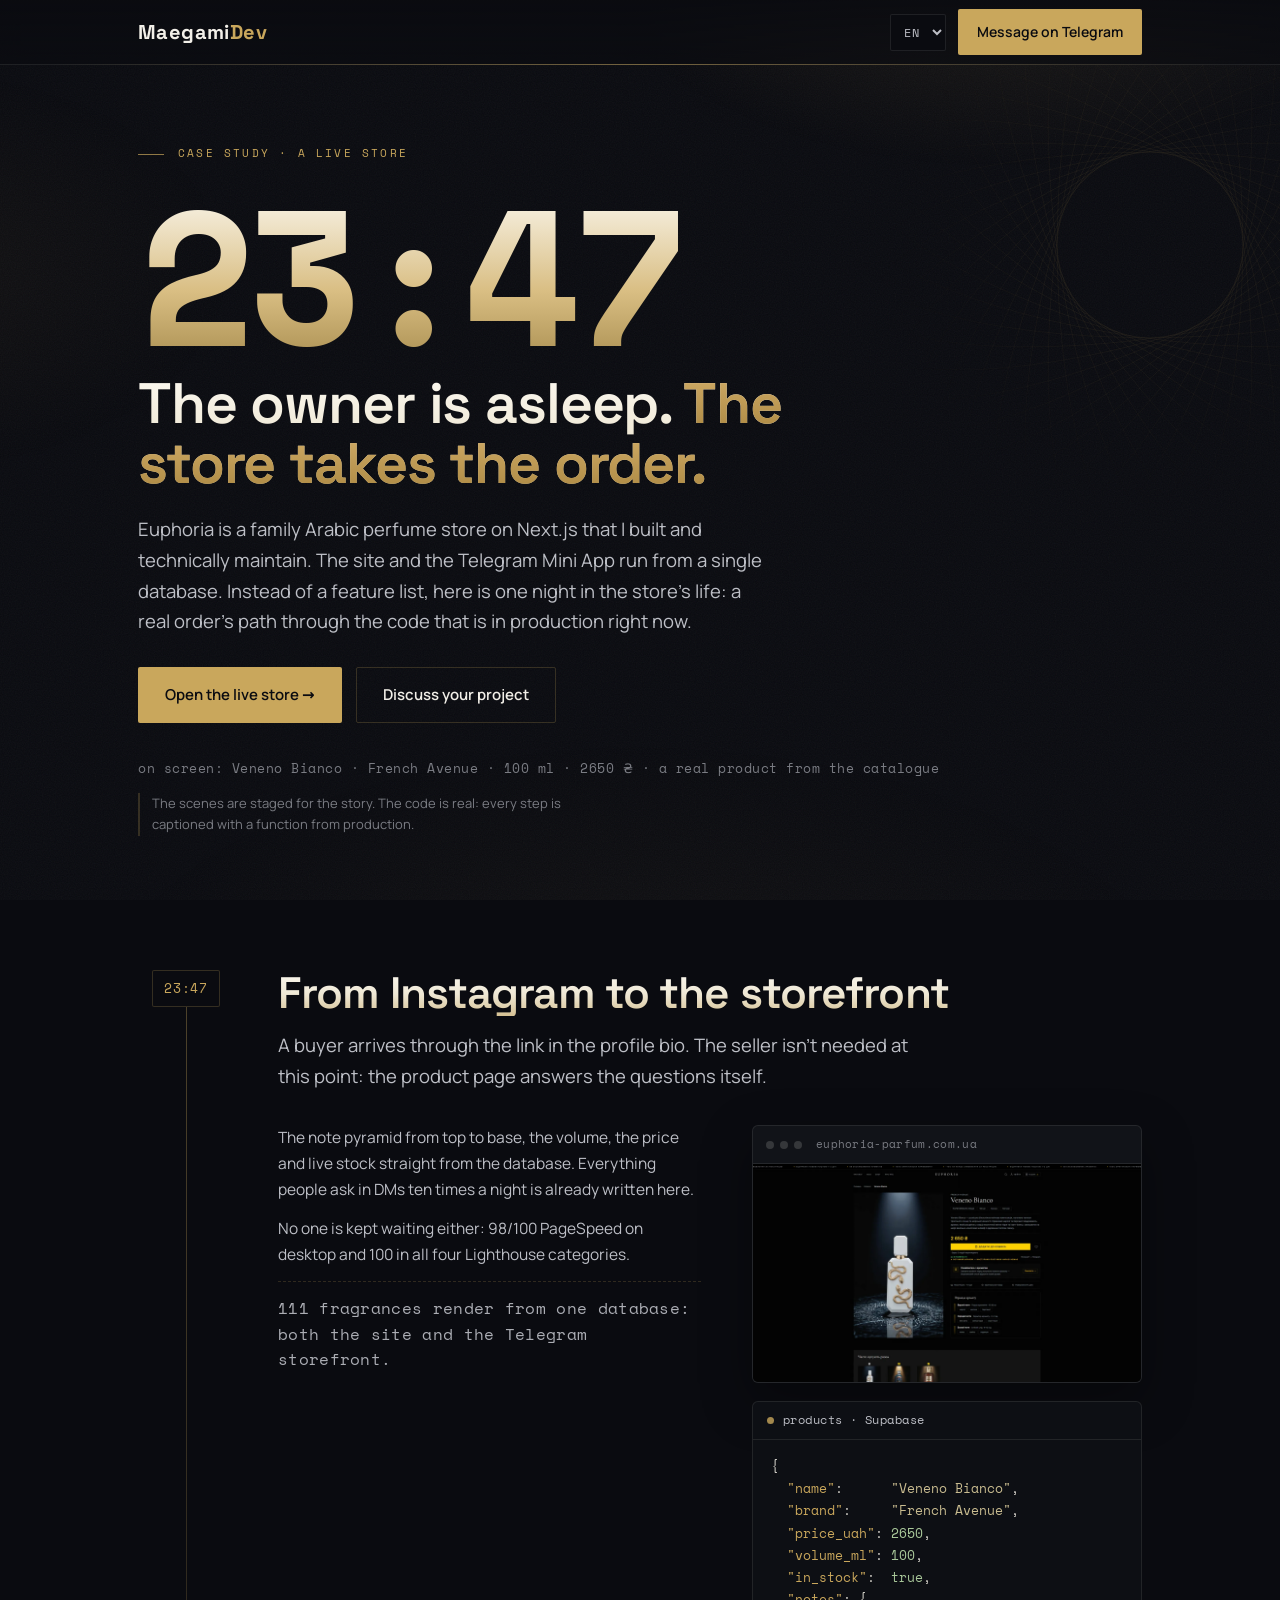
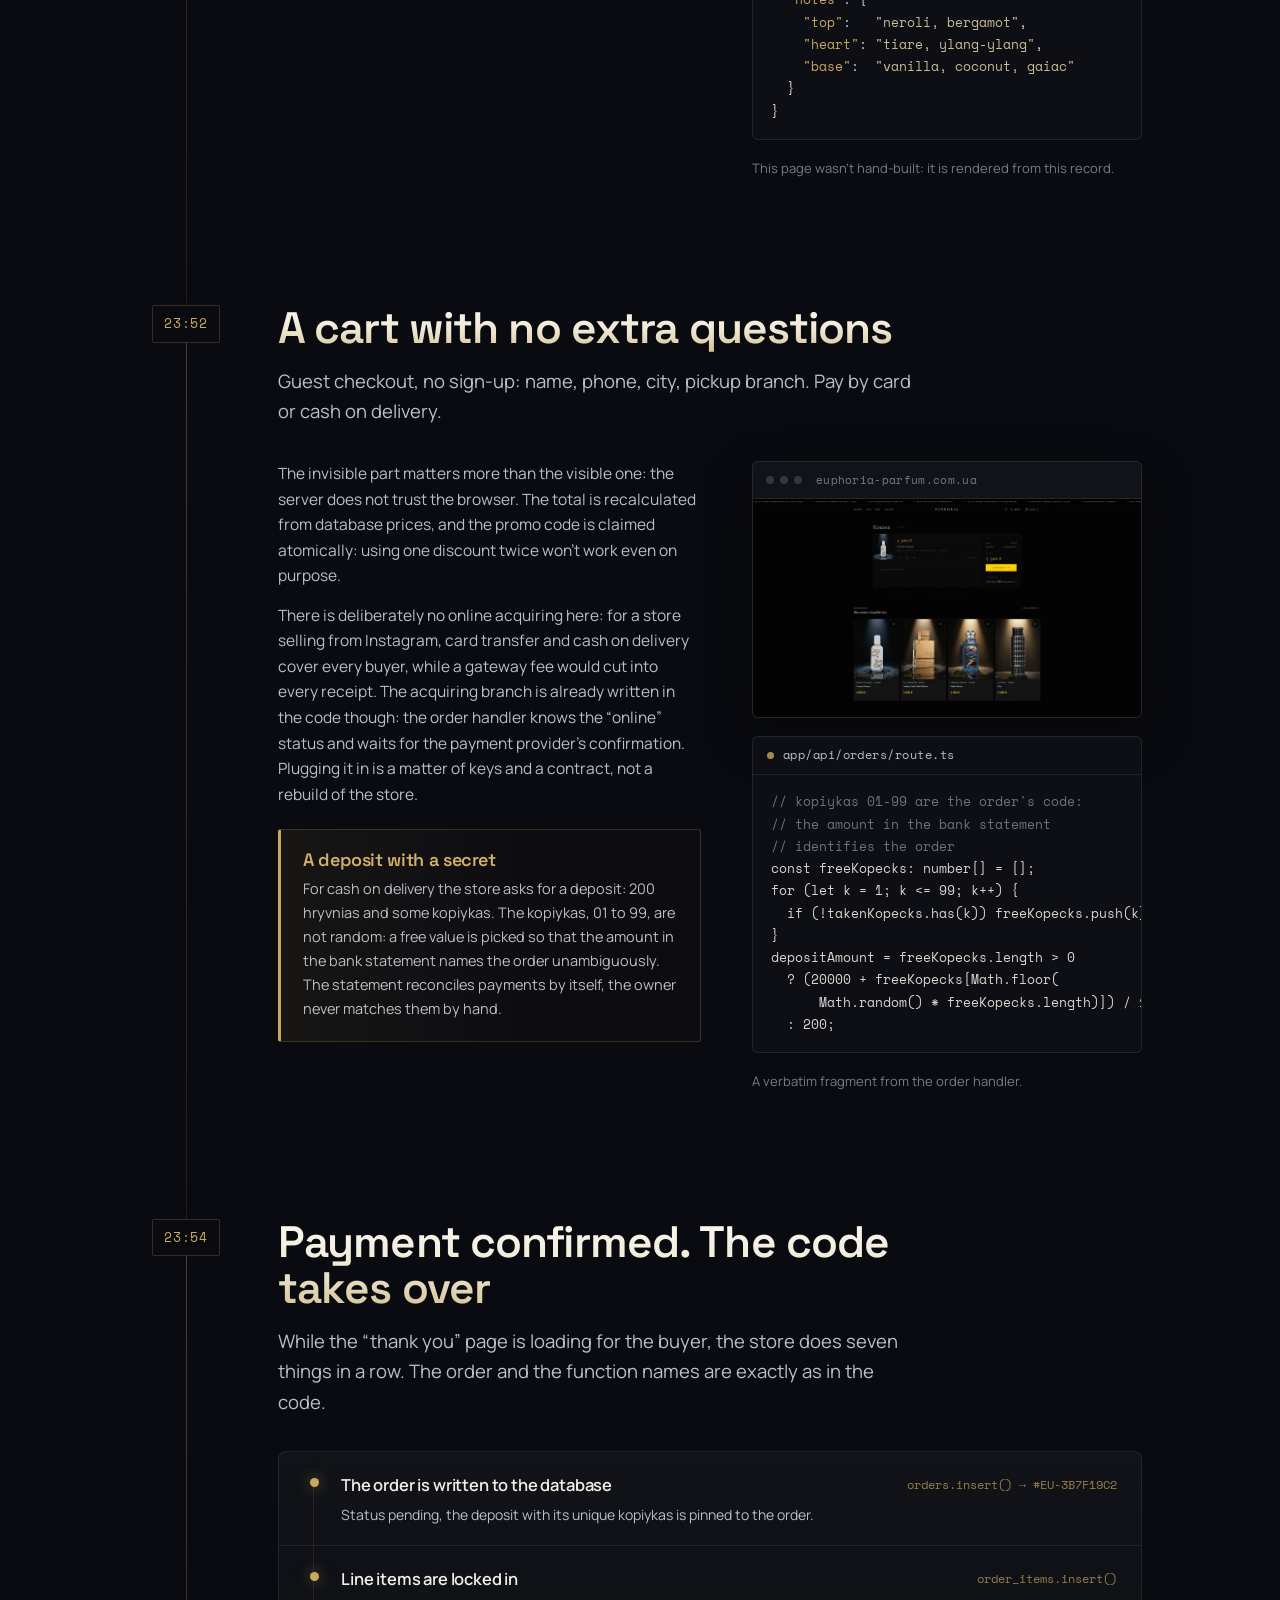
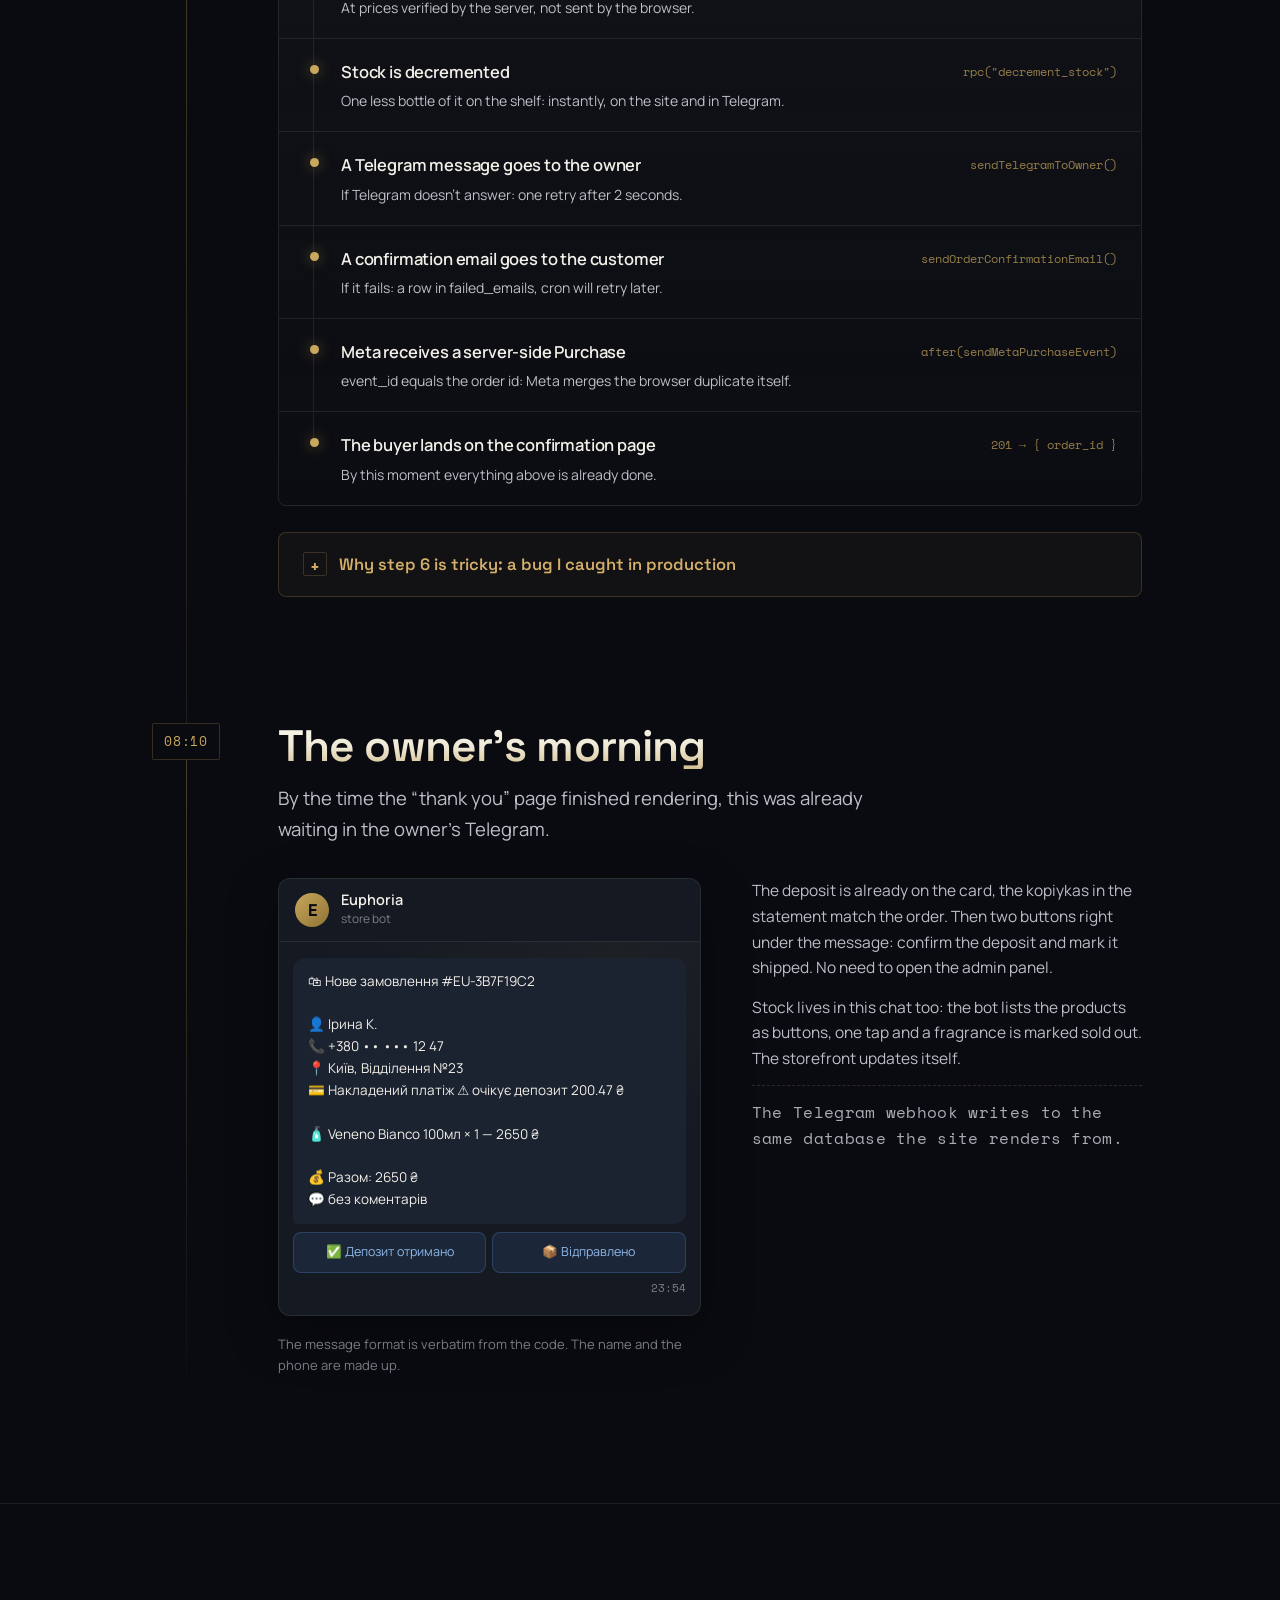
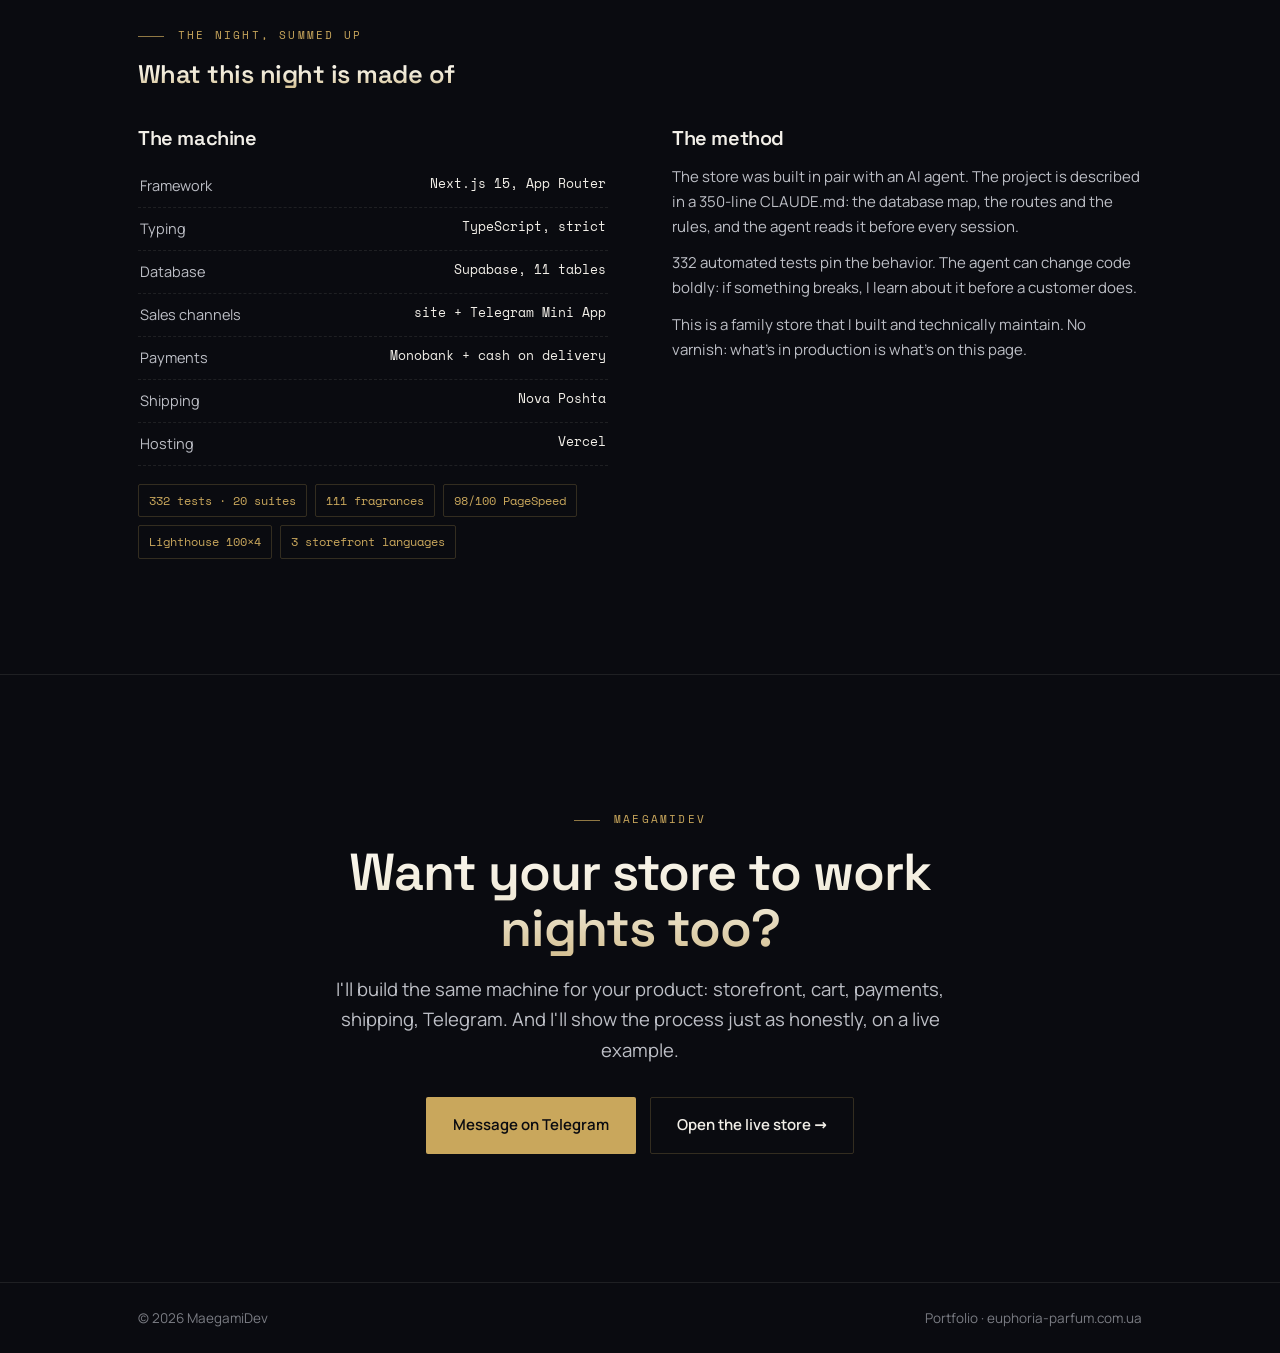
<file: euphoria.html>
<!DOCTYPE html>
<html lang="ru">
<head>
<meta charset="UTF-8">
<meta name="viewport" content="width=device-width, initial-scale=1.0">
<script>document.documentElement.className += ' js';</script>

<title>Кейс Euphoria: ночь одного заказа · MaegamiDev</title>
<meta name="description" content="Кейс интернет-магазина Euphoria: реальный путь одного заказа через код. Оплата, списание остатков, Telegram владельцу, Purchase в Meta. Next.js, Telegram Mini App, 332 автотеста, всё в продакшене.">
<meta name="theme-color" content="#0A0B10">
<link rel="icon" href="data:image/svg+xml,%3Csvg xmlns='http://www.w3.org/2000/svg' viewBox='0 0 32 32'%3E%3Crect width='32' height='32' rx='7' fill='%230C0D10'/%3E%3Ccircle cx='16' cy='16' r='6.5' fill='%23C9A75C'/%3E%3C/svg%3E">

<meta property="og:type" content="article">
<meta property="og:url" content="https://maegamidev.vercel.app/euphoria.html">
<meta property="og:site_name" content="MaegamiDev">
<meta property="og:title" content="Кейс Euphoria: ночь одного заказа">
<meta property="og:description" content="Владелец спит, магазин принимает заказ. Реальный путь заказа через код: оплата, остатки, Telegram, Meta CAPI. Next.js, 332 автотеста, всё в проде.">
<meta property="og:image" content="https://maegamidev.vercel.app/assets/home-desktop.png">
<meta name="twitter:card" content="summary_large_image">
<meta name="twitter:title" content="Кейс Euphoria: ночь одного заказа">
<meta name="twitter:description" content="Владелец спит, магазин принимает заказ. Реальный путь заказа через код: оплата, остатки, Telegram, Meta CAPI.">
<meta name="twitter:image" content="https://maegamidev.vercel.app/assets/home-desktop.png">

<link rel="preload" href="/fonts/manrope_v20_xn7gYHE41ni1AdIRggOxSuXd.woff2" as="font" type="font/woff2" crossorigin>
<link rel="preload" href="/fonts/manrope_v20_xn7gYHE41ni1AdIRggexSg.woff2" as="font" type="font/woff2" crossorigin>
<style>/* self-hosted fonts */@font-face {font-family:'Manrope'; font-style:normal; font-weight:400; font-display:swap; src:url(/fonts/manrope_v20_xn7gYHE41ni1AdIRggqxSuXd.woff2) format('woff2'); unicode-range:U+0460-052F, U+1C80-1C8A, U+20B4, U+2DE0-2DFF, U+A640-A69F, U+FE2E-FE2F} @font-face {font-family:'Manrope'; font-style:normal; font-weight:400; font-display:swap; src:url(/fonts/manrope_v20_xn7gYHE41ni1AdIRggOxSuXd.woff2) format('woff2'); unicode-range:U+0301, U+0400-045F, U+0490-0491, U+04B0-04B1, U+2116} @font-face {font-family:'Manrope'; font-style:normal; font-weight:400; font-display:swap; src:url(/fonts/manrope_v20_xn7gYHE41ni1AdIRggSxSuXd.woff2) format('woff2'); unicode-range:U+0370-0377, U+037A-037F, U+0384-038A, U+038C, U+038E-03A1, U+03A3-03FF} @font-face {font-family:'Manrope'; font-style:normal; font-weight:400; font-display:swap; src:url(/fonts/manrope_v20_xn7gYHE41ni1AdIRggixSuXd.woff2) format('woff2'); unicode-range:U+0102-0103, U+0110-0111, U+0128-0129, U+0168-0169, U+01A0-01A1, U+01AF-01B0, U+0300-0301, U+0303-0304, U+0308-0309, U+0323, U+0329, U+1EA0-1EF9, U+20AB} @font-face {font-family:'Manrope'; font-style:normal; font-weight:400; font-display:swap; src:url(/fonts/manrope_v20_xn7gYHE41ni1AdIRggmxSuXd.woff2) format('woff2'); unicode-range:U+0100-02BA, U+02BD-02C5, U+02C7-02CC, U+02CE-02D7, U+02DD-02FF, U+0304, U+0308, U+0329, U+1D00-1DBF, U+1E00-1E9F, U+1EF2-1EFF, U+2020, U+20A0-20AB, U+20AD-20C0, U+2113, U+2C60-2C7F, U+A720-A7FF} @font-face {font-family:'Manrope'; font-style:normal; font-weight:400; font-display:swap; src:url(/fonts/manrope_v20_xn7gYHE41ni1AdIRggexSg.woff2) format('woff2'); unicode-range:U+0000-00FF, U+0131, U+0152-0153, U+02BB-02BC, U+02C6, U+02DA, U+02DC, U+0304, U+0308, U+0329, U+2000-206F, U+20AC, U+2122, U+2191, U+2193, U+2212, U+2215, U+FEFF, U+FFFD} @font-face {font-family:'Manrope'; font-style:normal; font-weight:500; font-display:swap; src:url(/fonts/manrope_v20_xn7gYHE41ni1AdIRggqxSuXd.woff2) format('woff2'); unicode-range:U+0460-052F, U+1C80-1C8A, U+20B4, U+2DE0-2DFF, U+A640-A69F, U+FE2E-FE2F} @font-face {font-family:'Manrope'; font-style:normal; font-weight:500; font-display:swap; src:url(/fonts/manrope_v20_xn7gYHE41ni1AdIRggOxSuXd.woff2) format('woff2'); unicode-range:U+0301, U+0400-045F, U+0490-0491, U+04B0-04B1, U+2116} @font-face {font-family:'Manrope'; font-style:normal; font-weight:500; font-display:swap; src:url(/fonts/manrope_v20_xn7gYHE41ni1AdIRggSxSuXd.woff2) format('woff2'); unicode-range:U+0370-0377, U+037A-037F, U+0384-038A, U+038C, U+038E-03A1, U+03A3-03FF} @font-face {font-family:'Manrope'; font-style:normal; font-weight:500; font-display:swap; src:url(/fonts/manrope_v20_xn7gYHE41ni1AdIRggixSuXd.woff2) format('woff2'); unicode-range:U+0102-0103, U+0110-0111, U+0128-0129, U+0168-0169, U+01A0-01A1, U+01AF-01B0, U+0300-0301, U+0303-0304, U+0308-0309, U+0323, U+0329, U+1EA0-1EF9, U+20AB} @font-face {font-family:'Manrope'; font-style:normal; font-weight:500; font-display:swap; src:url(/fonts/manrope_v20_xn7gYHE41ni1AdIRggmxSuXd.woff2) format('woff2'); unicode-range:U+0100-02BA, U+02BD-02C5, U+02C7-02CC, U+02CE-02D7, U+02DD-02FF, U+0304, U+0308, U+0329, U+1D00-1DBF, U+1E00-1E9F, U+1EF2-1EFF, U+2020, U+20A0-20AB, U+20AD-20C0, U+2113, U+2C60-2C7F, U+A720-A7FF} @font-face {font-family:'Manrope'; font-style:normal; font-weight:500; font-display:swap; src:url(/fonts/manrope_v20_xn7gYHE41ni1AdIRggexSg.woff2) format('woff2'); unicode-range:U+0000-00FF, U+0131, U+0152-0153, U+02BB-02BC, U+02C6, U+02DA, U+02DC, U+0304, U+0308, U+0329, U+2000-206F, U+20AC, U+2122, U+2191, U+2193, U+2212, U+2215, U+FEFF, U+FFFD} @font-face {font-family:'Manrope'; font-style:normal; font-weight:600; font-display:swap; src:url(/fonts/manrope_v20_xn7gYHE41ni1AdIRggqxSuXd.woff2) format('woff2'); unicode-range:U+0460-052F, U+1C80-1C8A, U+20B4, U+2DE0-2DFF, U+A640-A69F, U+FE2E-FE2F} @font-face {font-family:'Manrope'; font-style:normal; font-weight:600; font-display:swap; src:url(/fonts/manrope_v20_xn7gYHE41ni1AdIRggOxSuXd.woff2) format('woff2'); unicode-range:U+0301, U+0400-045F, U+0490-0491, U+04B0-04B1, U+2116} @font-face {font-family:'Manrope'; font-style:normal; font-weight:600; font-display:swap; src:url(/fonts/manrope_v20_xn7gYHE41ni1AdIRggSxSuXd.woff2) format('woff2'); unicode-range:U+0370-0377, U+037A-037F, U+0384-038A, U+038C, U+038E-03A1, U+03A3-03FF} @font-face {font-family:'Manrope'; font-style:normal; font-weight:600; font-display:swap; src:url(/fonts/manrope_v20_xn7gYHE41ni1AdIRggixSuXd.woff2) format('woff2'); unicode-range:U+0102-0103, U+0110-0111, U+0128-0129, U+0168-0169, U+01A0-01A1, U+01AF-01B0, U+0300-0301, U+0303-0304, U+0308-0309, U+0323, U+0329, U+1EA0-1EF9, U+20AB} @font-face {font-family:'Manrope'; font-style:normal; font-weight:600; font-display:swap; src:url(/fonts/manrope_v20_xn7gYHE41ni1AdIRggmxSuXd.woff2) format('woff2'); unicode-range:U+0100-02BA, U+02BD-02C5, U+02C7-02CC, U+02CE-02D7, U+02DD-02FF, U+0304, U+0308, U+0329, U+1D00-1DBF, U+1E00-1E9F, U+1EF2-1EFF, U+2020, U+20A0-20AB, U+20AD-20C0, U+2113, U+2C60-2C7F, U+A720-A7FF} @font-face {font-family:'Manrope'; font-style:normal; font-weight:600; font-display:swap; src:url(/fonts/manrope_v20_xn7gYHE41ni1AdIRggexSg.woff2) format('woff2'); unicode-range:U+0000-00FF, U+0131, U+0152-0153, U+02BB-02BC, U+02C6, U+02DA, U+02DC, U+0304, U+0308, U+0329, U+2000-206F, U+20AC, U+2122, U+2191, U+2193, U+2212, U+2215, U+FEFF, U+FFFD} @font-face {font-family:'Manrope'; font-style:normal; font-weight:700; font-display:swap; src:url(/fonts/manrope_v20_xn7gYHE41ni1AdIRggqxSuXd.woff2) format('woff2'); unicode-range:U+0460-052F, U+1C80-1C8A, U+20B4, U+2DE0-2DFF, U+A640-A69F, U+FE2E-FE2F} @font-face {font-family:'Manrope'; font-style:normal; font-weight:700; font-display:swap; src:url(/fonts/manrope_v20_xn7gYHE41ni1AdIRggOxSuXd.woff2) format('woff2'); unicode-range:U+0301, U+0400-045F, U+0490-0491, U+04B0-04B1, U+2116} @font-face {font-family:'Manrope'; font-style:normal; font-weight:700; font-display:swap; src:url(/fonts/manrope_v20_xn7gYHE41ni1AdIRggSxSuXd.woff2) format('woff2'); unicode-range:U+0370-0377, U+037A-037F, U+0384-038A, U+038C, U+038E-03A1, U+03A3-03FF} @font-face {font-family:'Manrope'; font-style:normal; font-weight:700; font-display:swap; src:url(/fonts/manrope_v20_xn7gYHE41ni1AdIRggixSuXd.woff2) format('woff2'); unicode-range:U+0102-0103, U+0110-0111, U+0128-0129, U+0168-0169, U+01A0-01A1, U+01AF-01B0, U+0300-0301, U+0303-0304, U+0308-0309, U+0323, U+0329, U+1EA0-1EF9, U+20AB} @font-face {font-family:'Manrope'; font-style:normal; font-weight:700; font-display:swap; src:url(/fonts/manrope_v20_xn7gYHE41ni1AdIRggmxSuXd.woff2) format('woff2'); unicode-range:U+0100-02BA, U+02BD-02C5, U+02C7-02CC, U+02CE-02D7, U+02DD-02FF, U+0304, U+0308, U+0329, U+1D00-1DBF, U+1E00-1E9F, U+1EF2-1EFF, U+2020, U+20A0-20AB, U+20AD-20C0, U+2113, U+2C60-2C7F, U+A720-A7FF} @font-face {font-family:'Manrope'; font-style:normal; font-weight:700; font-display:swap; src:url(/fonts/manrope_v20_xn7gYHE41ni1AdIRggexSg.woff2) format('woff2'); unicode-range:U+0000-00FF, U+0131, U+0152-0153, U+02BB-02BC, U+02C6, U+02DA, U+02DC, U+0304, U+0308, U+0329, U+2000-206F, U+20AC, U+2122, U+2191, U+2193, U+2212, U+2215, U+FEFF, U+FFFD} @font-face {font-family:'Space Grotesk'; font-style:normal; font-weight:500; font-display:swap; src:url(/fonts/spacegrotesk_v22_V8mDoQDjQSkFtoMM3T6r8E7mPb54C-s0.woff2) format('woff2'); unicode-range:U+0102-0103, U+0110-0111, U+0128-0129, U+0168-0169, U+01A0-01A1, U+01AF-01B0, U+0300-0301, U+0303-0304, U+0308-0309, U+0323, U+0329, U+1EA0-1EF9, U+20AB} @font-face {font-family:'Space Grotesk'; font-style:normal; font-weight:500; font-display:swap; src:url(/fonts/spacegrotesk_v22_V8mDoQDjQSkFtoMM3T6r8E7mPb94C-s0.woff2) format('woff2'); unicode-range:U+0100-02BA, U+02BD-02C5, U+02C7-02CC, U+02CE-02D7, U+02DD-02FF, U+0304, U+0308, U+0329, U+1D00-1DBF, U+1E00-1E9F, U+1EF2-1EFF, U+2020, U+20A0-20AB, U+20AD-20C0, U+2113, U+2C60-2C7F, U+A720-A7FF} @font-face {font-family:'Space Grotesk'; font-style:normal; font-weight:500; font-display:swap; src:url(/fonts/spacegrotesk_v22_V8mDoQDjQSkFtoMM3T6r8E7mPbF4Cw.woff2) format('woff2'); unicode-range:U+0000-00FF, U+0131, U+0152-0153, U+02BB-02BC, U+02C6, U+02DA, U+02DC, U+0304, U+0308, U+0329, U+2000-206F, U+20AC, U+2122, U+2191, U+2193, U+2212, U+2215, U+FEFF, U+FFFD} @font-face {font-family:'Space Grotesk'; font-style:normal; font-weight:600; font-display:swap; src:url(/fonts/spacegrotesk_v22_V8mDoQDjQSkFtoMM3T6r8E7mPb54C-s0.woff2) format('woff2'); unicode-range:U+0102-0103, U+0110-0111, U+0128-0129, U+0168-0169, U+01A0-01A1, U+01AF-01B0, U+0300-0301, U+0303-0304, U+0308-0309, U+0323, U+0329, U+1EA0-1EF9, U+20AB} @font-face {font-family:'Space Grotesk'; font-style:normal; font-weight:600; font-display:swap; src:url(/fonts/spacegrotesk_v22_V8mDoQDjQSkFtoMM3T6r8E7mPb94C-s0.woff2) format('woff2'); unicode-range:U+0100-02BA, U+02BD-02C5, U+02C7-02CC, U+02CE-02D7, U+02DD-02FF, U+0304, U+0308, U+0329, U+1D00-1DBF, U+1E00-1E9F, U+1EF2-1EFF, U+2020, U+20A0-20AB, U+20AD-20C0, U+2113, U+2C60-2C7F, U+A720-A7FF} @font-face {font-family:'Space Grotesk'; font-style:normal; font-weight:600; font-display:swap; src:url(/fonts/spacegrotesk_v22_V8mDoQDjQSkFtoMM3T6r8E7mPbF4Cw.woff2) format('woff2'); unicode-range:U+0000-00FF, U+0131, U+0152-0153, U+02BB-02BC, U+02C6, U+02DA, U+02DC, U+0304, U+0308, U+0329, U+2000-206F, U+20AC, U+2122, U+2191, U+2193, U+2212, U+2215, U+FEFF, U+FFFD} @font-face {font-family:'Space Grotesk'; font-style:normal; font-weight:700; font-display:swap; src:url(/fonts/spacegrotesk_v22_V8mDoQDjQSkFtoMM3T6r8E7mPb54C-s0.woff2) format('woff2'); unicode-range:U+0102-0103, U+0110-0111, U+0128-0129, U+0168-0169, U+01A0-01A1, U+01AF-01B0, U+0300-0301, U+0303-0304, U+0308-0309, U+0323, U+0329, U+1EA0-1EF9, U+20AB} @font-face {font-family:'Space Grotesk'; font-style:normal; font-weight:700; font-display:swap; src:url(/fonts/spacegrotesk_v22_V8mDoQDjQSkFtoMM3T6r8E7mPb94C-s0.woff2) format('woff2'); unicode-range:U+0100-02BA, U+02BD-02C5, U+02C7-02CC, U+02CE-02D7, U+02DD-02FF, U+0304, U+0308, U+0329, U+1D00-1DBF, U+1E00-1E9F, U+1EF2-1EFF, U+2020, U+20A0-20AB, U+20AD-20C0, U+2113, U+2C60-2C7F, U+A720-A7FF} @font-face {font-family:'Space Grotesk'; font-style:normal; font-weight:700; font-display:swap; src:url(/fonts/spacegrotesk_v22_V8mDoQDjQSkFtoMM3T6r8E7mPbF4Cw.woff2) format('woff2'); unicode-range:U+0000-00FF, U+0131, U+0152-0153, U+02BB-02BC, U+02C6, U+02DA, U+02DC, U+0304, U+0308, U+0329, U+2000-206F, U+20AC, U+2122, U+2191, U+2193, U+2212, U+2215, U+FEFF, U+FFFD} @font-face {font-family:'Space Mono'; font-style:normal; font-weight:400; font-display:swap; src:url(/fonts/spacemono_v17_i7dPIFZifjKcF5UAWdDRYE58RWq7.woff2) format('woff2'); unicode-range:U+0102-0103, U+0110-0111, U+0128-0129, U+0168-0169, U+01A0-01A1, U+01AF-01B0, U+0300-0301, U+0303-0304, U+0308-0309, U+0323, U+0329, U+1EA0-1EF9, U+20AB} @font-face {font-family:'Space Mono'; font-style:normal; font-weight:400; font-display:swap; src:url(/fonts/spacemono_v17_i7dPIFZifjKcF5UAWdDRYE98RWq7.woff2) format('woff2'); unicode-range:U+0100-02BA, U+02BD-02C5, U+02C7-02CC, U+02CE-02D7, U+02DD-02FF, U+0304, U+0308, U+0329, U+1D00-1DBF, U+1E00-1E9F, U+1EF2-1EFF, U+2020, U+20A0-20AB, U+20AD-20C0, U+2113, U+2C60-2C7F, U+A720-A7FF} @font-face {font-family:'Space Mono'; font-style:normal; font-weight:400; font-display:swap; src:url(/fonts/spacemono_v17_i7dPIFZifjKcF5UAWdDRYEF8RQ.woff2) format('woff2'); unicode-range:U+0000-00FF, U+0131, U+0152-0153, U+02BB-02BC, U+02C6, U+02DA, U+02DC, U+0304, U+0308, U+0329, U+2000-206F, U+20AC, U+2122, U+2191, U+2193, U+2212, U+2215, U+FEFF, U+FFFD} @font-face {font-family:'Space Mono'; font-style:normal; font-weight:700; font-display:swap; src:url(/fonts/spacemono_v17_i7dMIFZifjKcF5UAWdDRaPpZUFqaHjyV.woff2) format('woff2'); unicode-range:U+0102-0103, U+0110-0111, U+0128-0129, U+0168-0169, U+01A0-01A1, U+01AF-01B0, U+0300-0301, U+0303-0304, U+0308-0309, U+0323, U+0329, U+1EA0-1EF9, U+20AB} @font-face {font-family:'Space Mono'; font-style:normal; font-weight:700; font-display:swap; src:url(/fonts/spacemono_v17_i7dMIFZifjKcF5UAWdDRaPpZUFuaHjyV.woff2) format('woff2'); unicode-range:U+0100-02BA, U+02BD-02C5, U+02C7-02CC, U+02CE-02D7, U+02DD-02FF, U+0304, U+0308, U+0329, U+1D00-1DBF, U+1E00-1E9F, U+1EF2-1EFF, U+2020, U+20A0-20AB, U+20AD-20C0, U+2113, U+2C60-2C7F, U+A720-A7FF} @font-face {font-family:'Space Mono'; font-style:normal; font-weight:700; font-display:swap; src:url(/fonts/spacemono_v17_i7dMIFZifjKcF5UAWdDRaPpZUFWaHg.woff2) format('woff2'); unicode-range:U+0000-00FF, U+0131, U+0152-0153, U+02BB-02BC, U+02C6, U+02DA, U+02DC, U+0304, U+0308, U+0329, U+2000-206F, U+20AC, U+2122, U+2191, U+2193, U+2212, U+2215, U+FEFF, U+FFFD}</style>

<style>
  :root{
    --bg:#0A0B10; --panel:#111318; --panel-2:#151823;
    --ink:#F2EFE8; --ink-soft:#BDBFC6; --ink-faint:#7A7C83;
    --gold:#C9A75C; --gold-bright:#D4AF6A;
    --ok:#9FC48E; --bad:#C98A76;
    --line:rgba(201,167,92,.22); --line-soft:rgba(242,239,232,.09);
    --maxw:1060px;
    --serif:"Space Grotesk",system-ui,sans-serif;
    --sans:"Manrope",system-ui,-apple-system,sans-serif;
    --mono:"Space Mono",ui-monospace,monospace;
  }
  *{box-sizing:border-box;margin:0;padding:0}
  html{scroll-behavior:smooth}
  body{background:var(--bg);color:var(--ink);font-family:var(--sans);font-size:17px;line-height:1.65;-webkit-font-smoothing:antialiased;overflow-x:hidden}
  a{color:inherit;text-decoration:none}
  img{display:block;max-width:100%}
  ::selection{background:var(--gold);color:#0A0B10}
  .wrap{max-width:var(--maxw);margin:0 auto;padding:0 28px}
  body::before{content:"";position:fixed;inset:0;z-index:-2;pointer-events:none;background:
    radial-gradient(52% 40% at 78% -6%,rgba(201,167,92,.11),transparent 62%),
    radial-gradient(44% 38% at -8% 30%,rgba(140,112,58,.07),transparent 60%),
    radial-gradient(70% 55% at 50% 118%,rgba(201,167,92,.05),transparent 66%)}
  body::after{content:"";position:fixed;inset:0;z-index:-1;pointer-events:none;opacity:.05;background-image:url("data:image/svg+xml,%3Csvg xmlns='http://www.w3.org/2000/svg' width='160' height='160'%3E%3Cfilter id='n'%3E%3CfeTurbulence type='fractalNoise' baseFrequency='.85' numOctaves='2' stitchTiles='stitch'/%3E%3C/filter%3E%3Crect width='160' height='160' filter='url(%23n)'/%3E%3C/svg%3E")}
  h1,h2,h3{font-family:var(--serif);font-weight:600;line-height:1.06;letter-spacing:-.02em}
  h1,h2{background:linear-gradient(180deg,#FBF8F0 0%,#EFE8D5 52%,#CBB27A 118%);-webkit-background-clip:text;background-clip:text;color:transparent}
  h1 em,h2 em{font-style:normal;background:linear-gradient(180deg,var(--gold-bright),#A8853F);-webkit-background-clip:text;background-clip:text;color:transparent}
  em{font-style:normal;color:var(--gold-bright)}
  .eyebrow{font-family:var(--mono);font-size:11px;letter-spacing:.2em;text-transform:uppercase;color:var(--gold);display:inline-block}
  .eyebrow::before{content:"";display:inline-block;width:26px;height:1px;background:var(--gold);vertical-align:middle;margin-right:14px;opacity:.7}
  .lead{color:var(--ink-soft);font-size:clamp(16px,1.5vw,18.5px);max-width:58ch}
  .btn{display:inline-flex;align-items:center;gap:10px;font-weight:600;font-size:15px;padding:15px 26px;border-radius:2px;cursor:pointer;border:1px solid transparent;transition:transform .25s ease,background .25s ease,border-color .25s ease,color .25s ease;white-space:nowrap}
  .btn-gold{background:var(--gold);color:#0A0B10}
  .btn-gold:hover{background:var(--gold-bright);transform:translateY(-2px)}
  .btn-ghost{border-color:var(--line);color:var(--ink)}
  .btn-ghost:hover{border-color:var(--gold);color:var(--gold-bright);transform:translateY(-2px)}
  :focus-visible{outline:2px solid var(--gold-bright);outline-offset:3px}

  header{position:sticky;top:0;z-index:50;backdrop-filter:blur(10px);background:linear-gradient(to bottom,rgba(10,11,16,.92),rgba(10,11,16,.6));border-bottom:1px solid var(--line-soft)}
  header::after{content:"";position:absolute;left:0;right:0;bottom:-1px;height:1px;pointer-events:none;background:linear-gradient(90deg,transparent 4%,rgba(201,167,92,.5),transparent 96%)}
  .nav{display:flex;align-items:center;justify-content:space-between;height:64px}
  .brand{font-family:var(--serif);font-size:20px;font-weight:700;letter-spacing:.02em}
  .brand b{color:var(--gold)}
  .nav-right{display:flex;align-items:center;gap:12px}
  .nav .btn{padding:10px 18px;font-size:14px}
  #langSelect{font-family:var(--mono);font-size:12px;letter-spacing:.08em;color:var(--ink-soft);background:var(--bg);border:1px solid var(--line-soft);border-radius:2px;padding:8px 9px;cursor:pointer;appearance:auto}

  /* ── hero: ночь, часы ── */
  .hero{position:relative;padding:clamp(60px,8vh,104px) 0 clamp(40px,5vw,64px);overflow:hidden}
  .hero::before{content:"";position:absolute;top:-150px;right:-200px;width:660px;height:660px;z-index:0;pointer-events:none;background:url("data:image/svg+xml,%3Csvg%20xmlns=%22http://www.w3.org/2000/svg%22%20viewBox=%220%200%20840%20840%22%3E%3Cg%20fill=%22none%22%20stroke=%22%23C9A75C%22%20stroke-width=%220.55%22%20stroke-opacity=%220.32%22%3E%3Cellipse%20cx=%22420%22%20cy=%22420%22%20rx=%22396%22%20ry=%22118%22%20transform=%22rotate(0.0%20420%20420)%22/%3E%3Cellipse%20cx=%22420%22%20cy=%22420%22%20rx=%22396%22%20ry=%22118%22%20transform=%22rotate(8.18%20420%20420)%22/%3E%3Cellipse%20cx=%22420%22%20cy=%22420%22%20rx=%22396%22%20ry=%22118%22%20transform=%22rotate(16.36%20420%20420)%22/%3E%3Cellipse%20cx=%22420%22%20cy=%22420%22%20rx=%22396%22%20ry=%22118%22%20transform=%22rotate(24.55%20420%20420)%22/%3E%3Cellipse%20cx=%22420%22%20cy=%22420%22%20rx=%22396%22%20ry=%22118%22%20transform=%22rotate(32.73%20420%20420)%22/%3E%3Cellipse%20cx=%22420%22%20cy=%22420%22%20rx=%22396%22%20ry=%22118%22%20transform=%22rotate(40.91%20420%20420)%22/%3E%3Cellipse%20cx=%22420%22%20cy=%22420%22%20rx=%22396%22%20ry=%22118%22%20transform=%22rotate(49.09%20420%20420)%22/%3E%3Cellipse%20cx=%22420%22%20cy=%22420%22%20rx=%22396%22%20ry=%22118%22%20transform=%22rotate(57.27%20420%20420)%22/%3E%3Cellipse%20cx=%22420%22%20cy=%22420%22%20rx=%22396%22%20ry=%22118%22%20transform=%22rotate(65.45%20420%20420)%22/%3E%3Cellipse%20cx=%22420%22%20cy=%22420%22%20rx=%22396%22%20ry=%22118%22%20transform=%22rotate(73.64%20420%20420)%22/%3E%3Cellipse%20cx=%22420%22%20cy=%22420%22%20rx=%22396%22%20ry=%22118%22%20transform=%22rotate(81.82%20420%20420)%22/%3E%3Cellipse%20cx=%22420%22%20cy=%22420%22%20rx=%22396%22%20ry=%22118%22%20transform=%22rotate(90.0%20420%20420)%22/%3E%3Cellipse%20cx=%22420%22%20cy=%22420%22%20rx=%22396%22%20ry=%22118%22%20transform=%22rotate(98.18%20420%20420)%22/%3E%3Cellipse%20cx=%22420%22%20cy=%22420%22%20rx=%22396%22%20ry=%22118%22%20transform=%22rotate(106.36%20420%20420)%22/%3E%3Cellipse%20cx=%22420%22%20cy=%22420%22%20rx=%22396%22%20ry=%22118%22%20transform=%22rotate(114.55%20420%20420)%22/%3E%3Cellipse%20cx=%22420%22%20cy=%22420%22%20rx=%22396%22%20ry=%22118%22%20transform=%22rotate(122.73%20420%20420)%22/%3E%3Cellipse%20cx=%22420%22%20cy=%22420%22%20rx=%22396%22%20ry=%22118%22%20transform=%22rotate(130.91%20420%20420)%22/%3E%3Cellipse%20cx=%22420%22%20cy=%22420%22%20rx=%22396%22%20ry=%22118%22%20transform=%22rotate(139.09%20420%20420)%22/%3E%3Cellipse%20cx=%22420%22%20cy=%22420%22%20rx=%22396%22%20ry=%22118%22%20transform=%22rotate(147.27%20420%20420)%22/%3E%3Cellipse%20cx=%22420%22%20cy=%22420%22%20rx=%22396%22%20ry=%22118%22%20transform=%22rotate(155.45%20420%20420)%22/%3E%3Cellipse%20cx=%22420%22%20cy=%22420%22%20rx=%22396%22%20ry=%22118%22%20transform=%22rotate(163.64%20420%20420)%22/%3E%3Cellipse%20cx=%22420%22%20cy=%22420%22%20rx=%22396%22%20ry=%22118%22%20transform=%22rotate(171.82%20420%20420)%22/%3E%3C/g%3E%3C/svg%3E") center/contain no-repeat;opacity:.24;-webkit-mask-image:radial-gradient(58% 58% at 50% 50%,#000 26%,transparent 72%);mask-image:radial-gradient(58% 58% at 50% 50%,#000 26%,transparent 72%);animation:rosette 240s linear infinite}
  @keyframes rosette{to{transform:rotate(360deg)}}
  .hero::before{transition:opacity .55s ease}
  .hero.breathe::before{opacity:.4}
  .clock{position:relative;z-index:0}
  .clock::after{content:"";position:absolute;left:50%;top:50%;width:min(380px,84vw);height:min(380px,84vw);transform:translate(-50%,-50%) scale(.22);border:1px solid rgba(201,167,92,.5);border-radius:50%;opacity:0;pointer-events:none;z-index:-1;box-shadow:0 0 70px rgba(201,167,92,.16)}
  .clock.chime::after{animation:chime .95s ease-out forwards}
  @keyframes chime{0%{transform:translate(-50%,-50%) scale(.22);opacity:.55}100%{transform:translate(-50%,-50%) scale(1.45);opacity:0}}
  .hero .wrap{position:relative;z-index:1}
  .clock{font-family:var(--mono);font-weight:700;font-size:clamp(92px,15vw,200px);line-height:.92;letter-spacing:-.05em;background:linear-gradient(180deg,#F7F1E2 8%,#D9BE83 60%,#8F7434 125%);-webkit-background-clip:text;background-clip:text;color:transparent;margin:20px 0 12px}
  .hero h1{font-size:clamp(31px,4.5vw,57px);max-width:660px}
  .hero .lead{margin-top:20px}
  .hero-cta{display:flex;gap:14px;flex-wrap:wrap;margin-top:30px}
  .cast{font-family:var(--mono);font-size:12.5px;letter-spacing:.04em;color:var(--ink-faint);margin-top:36px}
  .note{margin-top:13px;font-size:13px;color:var(--ink-faint);border-left:2px solid var(--line);padding-left:12px;max-width:54ch}

  /* ── ночная рельса сцен ── */
  .night{padding-top:clamp(40px,6vw,70px)}
  .scene .s-grid{display:grid;grid-template-columns:96px minmax(0,1fr);gap:0 clamp(20px,3.5vw,44px)}
  .s-rail{position:relative;display:flex;flex-direction:column;align-items:center}
  .s-rail::before{content:"";position:absolute;top:0;bottom:0;left:calc(50% - .5px);width:1px;background:linear-gradient(180deg,rgba(201,167,92,.36),rgba(201,167,92,.12))}
  .night .scene:first-child .s-rail::before{top:6px}
  .night .scene:last-child .s-rail::before{background:linear-gradient(180deg,rgba(201,167,92,.36),transparent 90%)}
  .s-time{position:sticky;top:92px;z-index:1;font-family:var(--mono);font-size:13px;color:var(--gold);background:var(--bg);border:1px solid var(--line);border-radius:2px;padding:7px 11px;letter-spacing:.05em}
  .s-main{padding-bottom:clamp(84px,10vw,126px);min-width:0}
  .s-main h2{font-size:clamp(27px,3.6vw,44px);max-width:26ch}
  .s-lead{margin-top:14px}
  .s-body{margin-top:34px}

  .duo{display:grid;grid-template-columns:1.04fr .96fr;gap:clamp(28px,4vw,52px);align-items:start}
  .duo>*{min-width:0}
  .narr p{color:var(--ink-soft);font-size:15.5px}
  .narr p+p{margin-top:14px}
  .gem{margin-top:22px;border:1px solid var(--line);border-left:3px solid var(--gold);background:linear-gradient(90deg,rgba(201,167,92,.07),rgba(201,167,92,.015) 62%);padding:20px 22px;border-radius:3px}
  .gem h3{font-size:18px;color:var(--gold-bright)}
  .gem p{margin-top:8px;font-size:14.5px;color:var(--ink-soft)}
  .mini-fact{margin-top:24px;padding-top:14px;border-top:1px dashed var(--line);font-family:var(--mono);font-size:12.5px;letter-spacing:.02em;color:var(--gold);opacity:.9}
  .artf{display:grid;gap:18px}
  .shot{border:1px solid var(--line-soft);border-radius:6px;overflow:hidden;background:var(--panel);box-shadow:0 18px 50px rgba(0,0,0,.35)}
  .shot-bar{display:flex;align-items:center;gap:6px;padding:9px 13px;border-bottom:1px solid var(--line-soft)}
  .sdot{width:8px;height:8px;border-radius:50%;background:rgba(242,239,232,.16)}
  .shot-url{margin-left:8px;font-family:var(--mono);font-size:11px;color:var(--ink-faint);letter-spacing:.03em}
  .code-card{border:1px solid var(--line-soft);border-radius:6px;overflow:hidden;background:#0D0F14}
  .cc-bar{display:flex;align-items:center;gap:9px;padding:9px 14px;border-bottom:1px solid var(--line-soft);font-family:var(--mono);font-size:11.5px;color:var(--ink-soft);letter-spacing:.04em}
  .cc-bar::before{content:"";width:7px;height:7px;border-radius:50%;background:var(--gold);opacity:.8;flex:none}
  .cc{font-family:var(--mono);font-size:12.5px;line-height:1.78;color:#D9D6CE;padding:16px 18px;overflow-x:auto}
  .cc .k{color:var(--gold)}
  .cc .s{color:#C9BC90}
  .cc .c{color:#6E7280}
  .cc .n{color:#A9C89A}
  .caption{font-size:13px;color:var(--ink-faint)}

  /* ── каскад ── */
  .cascade{list-style:none;border:1px solid var(--line-soft);border-radius:8px;background:linear-gradient(180deg,var(--panel),rgba(13,15,20,.55));overflow:hidden}
  .cascade li{display:grid;grid-template-columns:22px minmax(0,1fr) auto;gap:0 16px;padding:19px 24px;border-top:1px solid var(--line-soft);align-items:start;position:relative}
  .cascade li:first-child{border-top:0}
  .cascade li::before{content:"";position:absolute;left:34px;top:0;bottom:0;width:1px;background:rgba(201,167,92,.13)}
  .cascade li:first-child::before{top:27px}
  .cascade li:last-child::before{bottom:auto;height:27px}
  .c-dot{width:9px;height:9px;border-radius:50%;background:var(--gold);box-shadow:0 0 14px rgba(201,167,92,.55);margin-top:7px;justify-self:center;position:relative;z-index:1}
  .c-t{font-weight:600;font-size:16.5px;letter-spacing:-.01em}
  .c-s{margin-top:4px;color:var(--ink-soft);font-size:14px;max-width:60ch}
  .c-fn{font-family:var(--mono);font-size:12px;color:var(--gold);opacity:.72;white-space:nowrap;margin-top:4px}
  .fold{margin-top:26px;border:1px solid var(--line);border-radius:8px;background:rgba(201,167,92,.045)}
  .fold summary{list-style:none;cursor:pointer;padding:18px 24px;font-family:var(--serif);font-weight:600;font-size:16.5px;color:var(--gold-bright);display:flex;align-items:center;gap:12px}
  .fold summary::-webkit-details-marker{display:none}
  .fold summary::before{content:"+";font-family:var(--mono);font-size:16px;border:1px solid var(--line);border-radius:2px;width:22px;height:22px;display:grid;place-items:center;flex:none}
  .fold[open] summary::before{content:"−"}
  .fold-in{padding:4px 24px 26px;display:grid;grid-template-columns:1fr 1.05fr;gap:26px}
  .fstep+.fstep{margin-top:16px}
  .fstep h4{font-family:var(--mono);font-size:11px;letter-spacing:.16em;text-transform:uppercase;color:var(--gold)}
  .fstep p{margin-top:5px;font-size:14px;color:var(--ink-soft)}
  .diff{padding:14px 0}
  .diff .ln{display:block;padding:1px 18px}
  .ln-del{color:var(--bad);background:rgba(192,86,62,.09)}
  .ln-add{color:var(--ok);background:rgba(143,188,127,.07)}

  /* ── telegram-мок ── */
  .tg{max-width:432px;border:1px solid var(--line-soft);border-radius:12px;background:#141922;overflow:hidden;box-shadow:0 18px 50px rgba(0,0,0,.35)}
  .tg-head{display:flex;align-items:center;gap:12px;padding:12px 16px;border-bottom:1px solid var(--line-soft)}
  .tg-ava{width:34px;height:34px;border-radius:50%;background:linear-gradient(135deg,var(--gold),#8F7434);display:grid;place-items:center;font-family:var(--serif);font-weight:700;color:#0A0B10}
  .tg-name{font-weight:600;font-size:14.5px;line-height:1.2}
  .tg-sub{font-size:12px;color:var(--ink-faint)}
  .tg-body{padding:16px 14px 18px;background:radial-gradient(120% 90% at 80% 0%,rgba(201,167,92,.05),transparent 60%)}
  .tg-msg{background:#1B2230;border-radius:12px 12px 12px 4px;padding:13px 15px;font-size:13.5px;line-height:1.62;white-space:pre-line}
  .tg-time{margin-top:6px;text-align:right;font-size:11px;color:var(--ink-faint);font-family:var(--mono)}
  .tg-btns{display:grid;grid-template-columns:1fr 1fr;gap:6px;margin-top:8px}
  .tg-btn{background:rgba(101,163,255,.10);color:#8FB8EA;border:1px solid rgba(101,163,255,.22);border-radius:8px;padding:9px 6px;text-align:center;font-size:12.5px}

  /* ── эпилог и cta ── */
  .epilog{border-top:1px solid var(--line-soft);padding:clamp(74px,9vw,116px) 0}
  .ep-grid{display:grid;grid-template-columns:1fr 1fr;gap:clamp(34px,5vw,64px);margin-top:40px}
  .ep-grid h3{font-size:20px;margin-bottom:16px}
  .mach{list-style:none}
  .mach li{display:flex;justify-content:space-between;gap:18px;padding:9px 2px;border-bottom:1px dashed var(--line-soft);font-size:14.5px}
  .mach li span:first-child{color:var(--ink-soft)}
  .mach li span:last-child{font-family:var(--mono);font-size:12.5px;color:var(--ink);text-align:right}
  .stats{display:flex;flex-wrap:wrap;gap:8px;margin-top:18px}
  .stats span{font-family:var(--mono);font-size:12px;color:var(--gold);border:1px solid var(--line);border-radius:2px;padding:6px 10px}
  .meth p{color:var(--ink-soft);font-size:15px}
  .meth p+p{margin-top:12px}
  .cta{border-top:1px solid var(--line-soft);padding:clamp(80px,10vw,130px) 0;text-align:center}
  .cta h2{font-size:clamp(30px,4.4vw,52px);max-width:22ch;margin:14px auto 0}
  .cta .lead{margin:18px auto 0}
  .cta .hero-cta{justify-content:center;margin-top:32px}
  footer{border-top:1px solid var(--line-soft);padding:24px 0;font-size:13.5px;color:var(--ink-faint)}
  .foot{display:flex;justify-content:space-between;gap:14px;flex-wrap:wrap}
  footer a:hover{color:var(--gold-bright)}

  @media(max-width:920px){
    .duo{grid-template-columns:1fr}
    .fold-in{grid-template-columns:1fr}
    .ep-grid{grid-template-columns:1fr}
  }
  @media(max-width:760px){
    .scene .s-grid{grid-template-columns:1fr}
    .s-rail{flex-direction:row;margin-bottom:12px}
    .s-rail::before{display:none}
    .s-time{position:static}
    .cascade li{grid-template-columns:16px minmax(0,1fr);padding:16px 16px}
    .cascade li::before{left:23px}
    .cascade li:first-child::before{top:24px}
    .cascade li:last-child::before{height:24px}
    .c-fn{grid-column:2;white-space:normal;margin-top:6px;opacity:.6}
  }
  @media(max-width:640px){
    .wrap{padding:0 20px}
    .nav .btn{padding:10px 13px;font-size:13px}
    body{font-size:16px}
  }
  @media(prefers-reduced-motion:reduce){
    html{scroll-behavior:auto}
    .hero::before{animation:none;transition:none}
    .clock.chime::after{animation:none}
    .btn{transition:none}
  }
</style>
</head>
<body>

<header>
  <div class="wrap nav">
    <a class="brand" href="/">Maegami<b>Dev</b></a>
    <div class="nav-right">
      <select id="langSelect" aria-label="Language / Мова / Язык">
        <option value="uk">UA</option>
        <option value="ru">RU</option>
        <option value="en">EN</option>
      </select>
      <a class="btn btn-gold" href="https://t.me/maegamidev">Написать в Telegram</a>
    </div>
  </div>
</header>

<main>

<!-- HERO -->
<section class="hero">
  <div class="wrap">
    <span class="eyebrow">Кейс · действующий магазин</span>
    <div class="clock" aria-hidden="true">23:47</div>
    <h1>Владелец спит. <em>Магазин принимает заказ.</em></h1>
    <p class="lead">Euphoria — семейный магазин арабской парфюмерии на Next.js, который я собрал и технически поддерживаю. Сайт и Telegram Mini App работают из единой базы. Вместо списка технологий здесь одна ночь из жизни магазина: путь настоящего заказа через код, который сейчас в проде.</p>
    <div class="hero-cta">
      <a class="btn btn-gold" href="https://www.euphoria-parfum.com.ua" target="_blank" rel="noopener">Открыть живой магазин →</a>
      <a class="btn btn-ghost" href="https://t.me/maegamidev">Обсудить свой проект</a>
    </div>
    <p class="cast">в кадре: Veneno Bianco · French Avenue · 100 мл · 2650 ₴ · реальный товар из каталога</p>
    <p class="note">Сцены смонтированы для рассказа. Код настоящий: каждый шаг подписан функцией из продакшена.</p>
  </div>
</section>

<div class="night">

<!-- СЦЕНА 1 -->
<section class="scene">
  <div class="wrap s-grid">
    <div class="s-rail"><span class="s-time">23:47</span></div>
    <div class="s-main">
      <h2 class="rv">Из инсты на витрину</h2>
      <p class="lead s-lead rv">Покупатель пришёл по ссылке в шапке профиля. Продавец в этот момент не нужен: карточка отвечает на вопросы сама.</p>
      <div class="s-body duo">
        <div class="narr rv">
          <p>Пирамида нот от верхних до базы, объём, цена и живой остаток из базы данных. Всё, что в директе спрашивают по десять раз за вечер, здесь уже написано.</p>
          <p>Ждать тоже никого не заставили: 98/100 PageSpeed на десктопе и 100 во всех четырёх категориях Lighthouse.</p>
          <p class="mini-fact">111 ароматов рендерятся из одной базы: и сайт, и витрина в Telegram.</p>
        </div>
        <div class="artf rv">
          <figure class="shot">
            <div class="shot-bar"><span class="sdot"></span><span class="sdot"></span><span class="sdot"></span><span class="shot-url">euphoria-parfum.com.ua</span></div>
            <img src="assets/product-desktop.webp" alt="Карточка товара Veneno Bianco в магазине Euphoria" loading="lazy" decoding="async">
          </figure>
          <div class="code-card">
            <div class="cc-bar">products · Supabase</div>
            <pre class="cc">{
  <span class="k">"name"</span>:      <span class="s">"Veneno Bianco"</span>,
  <span class="k">"brand"</span>:     <span class="s">"French Avenue"</span>,
  <span class="k">"price_uah"</span>: <span class="n">2650</span>,
  <span class="k">"volume_ml"</span>: <span class="n">100</span>,
  <span class="k">"in_stock"</span>:  <span class="n">true</span>,
  <span class="k">"notes"</span>: {
    <span class="k">"top"</span>:   <span class="s">"neroli, bergamot"</span>,
    <span class="k">"heart"</span>: <span class="s">"tiare, ylang-ylang"</span>,
    <span class="k">"base"</span>:  <span class="s">"vanilla, coconut, gaiac"</span>
  }
}</pre>
          </div>
          <p class="caption">Карточка не свёрстана руками: она отрендерена из этой записи.</p>
        </div>
      </div>
    </div>
  </div>
</section>

<!-- СЦЕНА 2 -->
<section class="scene">
  <div class="wrap s-grid">
    <div class="s-rail"><span class="s-time">23:52</span></div>
    <div class="s-main">
      <h2 class="rv">Корзина без лишних вопросов</h2>
      <p class="lead s-lead rv">Гостевой заказ без регистрации: имя, телефон, город, отделение. Оплата картой или наложенным платежом.</p>
      <div class="s-body duo">
        <div class="narr rv">
          <p>Невидимая часть важнее видимой: сервер не доверяет браузеру. Сумма пересчитывается по ценам из базы, а промокод захватывается атомарно: применить одну скидку дважды не получится даже нарочно.</p>
          <p>Онлайн-эквайринга здесь осознанно нет: для магазина, который продаёт из инсты, перевод на карту и наложка покрывают всех покупателей, а комиссия платёжки резала бы каждый чек. Ветка под эквайринг в коде при этом уже написана: обработчик заказа знает статус „online“ и ждёт подтверждение оплаты от платёжки. Подключение: вопрос ключей и договора, не переделки магазина.</p>
          <div class="gem">
            <h3>Депозит с секретом</h3>
            <p>Для наложки магазин просит депозит: 200 гривен и копейки. Копейки от 01 до 99 не случайны: свободные выбираются так, чтобы сумма в банковской выписке однозначно называла заказ. Выписка сверяет платежи сама, владелец ничего не сличает руками.</p>
          </div>
        </div>
        <div class="artf rv">
          <figure class="shot">
            <div class="shot-bar"><span class="sdot"></span><span class="sdot"></span><span class="sdot"></span><span class="shot-url">euphoria-parfum.com.ua</span></div>
            <img src="assets/cart-desktop.webp" alt="Корзина магазина Euphoria" loading="lazy" decoding="async">
          </figure>
          <div class="code-card">
            <div class="cc-bar">app/api/orders/route.ts</div>
            <pre class="cc"><span class="c">// kopiykas 01-99 are the order's code:</span>
<span class="c">// the amount in the bank statement</span>
<span class="c">// identifies the order</span>
const freeKopecks: number[] = [];
for (let k = 1; k &lt;= 99; k++) {
  if (!takenKopecks.has(k)) freeKopecks.push(k);
}
depositAmount = freeKopecks.length &gt; 0
  ? (20000 + freeKopecks[Math.floor(
      Math.random() * freeKopecks.length)]) / 100
  : 200;</pre>
          </div>
          <p class="caption">Реальный фрагмент из обработчика заказа.</p>
        </div>
      </div>
    </div>
  </div>
</section>

<!-- СЦЕНА 3 -->
<section class="scene">
  <div class="wrap s-grid">
    <div class="s-rail"><span class="s-time">23:54</span></div>
    <div class="s-main">
      <h2 class="rv">Оплата прошла. Дальше работает код</h2>
      <p class="lead s-lead rv">Пока покупателю грузится страница „Дякуємо“, магазин делает семь дел подряд. Порядок и имена функций: ровно как в коде.</p>
      <div class="s-body">
        <ol class="cascade">
          <li><span class="c-dot"></span><div><p class="c-t">Заказ записан в базу</p><p class="c-s">Статус pending, за заказом закреплён депозит с его уникальными копейками.</p></div><code class="c-fn">orders.insert() → #EU-3B7F19C2</code></li>
          <li><span class="c-dot"></span><div><p class="c-t">Позиции зафиксированы</p><p class="c-s">По ценам, которые проверил сервер, а не прислал браузер.</p></div><code class="c-fn">order_items.insert()</code></li>
          <li><span class="c-dot"></span><div><p class="c-t">Остаток списан</p><p class="c-s">Этого флакона на витрине стало на один меньше: сразу и на сайте, и в Telegram.</p></div><code class="c-fn">rpc("decrement_stock")</code></li>
          <li><span class="c-dot"></span><div><p class="c-t">Владельцу уходит Telegram-сообщение</p><p class="c-s">Если Telegram не ответил: одна повторная попытка через 2 секунды.</p></div><code class="c-fn">sendTelegramToOwner()</code></li>
          <li><span class="c-dot"></span><div><p class="c-t">Клиенту уходит письмо-подтверждение</p><p class="c-s">Не доставилось: запись в failed_emails, cron дошлёт позже.</p></div><code class="c-fn">sendOrderConfirmationEmail()</code></li>
          <li><span class="c-dot"></span><div><p class="c-t">Meta получает Purchase с сервера</p><p class="c-s">event_id равен номеру заказа: браузерный дубль Meta склеит сама.</p></div><code class="c-fn">after(sendMetaPurchaseEvent)</code></li>
          <li><span class="c-dot"></span><div><p class="c-t">Покупателю открывается страница подтверждения</p><p class="c-s">К этому моменту всё выше уже сделано.</p></div><code class="c-fn">201 → { order_id }</code></li>
        </ol>
        <details class="fold rv">
          <summary>Почему шаг 6 непростой: баг, который я поймал в проде</summary>
          <div class="fold-in">
            <div>
              <div class="fstep"><h4>Симптом</h4><p>В Ads Manager покупки задваивались, а часть Purchase не долетала вовсе. Реклама оптимизировалась по мусорным данным.</p></div>
              <div class="fstep"><h4>Диагноз</h4><p>Serverless замораживает функцию сразу после ответа. Запрос к Conversions API уходил без ожидания и не успевал улететь. А браузер и сервер слали одно событие без общего event_id.</p></div>
              <div class="fstep"><h4>Фикс</h4><p>after() из next/server: событие уходит после ответа, но до заморозки функции. Один event_id на браузер и сервер, Meta склеивает дубль сама.</p></div>
              <div class="fstep"><h4>Проверка</h4><p>Test Events в Events Manager: один заказ = один Purchase. Серверные события доезжают, задвоение исчезло.</p></div>
            </div>
            <div class="code-card">
              <div class="cc-bar">app/api/orders/route.ts</div>
              <pre class="cc diff"><span class="ln ln-del">- // fire and forget: dropped on freeze</span><span class="ln ln-del">- void sendMetaPurchaseEvent({ orderId: order.id })</span><span class="ln"></span><span class="ln ln-add">+ after(async () =&gt; {</span><span class="ln ln-add">+   await sendMetaPurchaseEvent({</span><span class="ln ln-add">+     orderId: order.id,   // = event_id</span><span class="ln ln-add">+     value: verifiedTotal,</span><span class="ln ln-add">+   })</span><span class="ln ln-add">+ })</span></pre>
            </div>
          </div>
        </details>
      </div>
    </div>
  </div>
</section>

<!-- СЦЕНА 4 -->
<section class="scene">
  <div class="wrap s-grid">
    <div class="s-rail"><span class="s-time">08:10</span></div>
    <div class="s-main">
      <h2 class="rv">Утро владельца</h2>
      <p class="lead s-lead rv">Пока страница „Дякуємо“ дорисовывалась, у владельца в Telegram уже лежало вот это.</p>
      <div class="s-body duo">
        <div class="artf rv">
          <div class="tg">
            <div class="tg-head">
              <span class="tg-ava">E</span>
              <div><div class="tg-name">Euphoria</div><div class="tg-sub">бот магазина</div></div>
            </div>
            <div class="tg-body">
              <div class="tg-msg">🛍 Нове замовлення #EU-3B7F19C2

👤 Ірина К.
📞 +380 •• ••• 12 47
📍 Київ, Відділення №23
💳 Накладений платіж ⚠️ очікує депозит 200.47 ₴

🧴 Veneno Bianco 100мл × 1 — 2650 ₴

💰 Разом: 2650 ₴
💬 без коментарів</div>
              <div class="tg-btns"><span class="tg-btn">✅ Депозит отримано</span><span class="tg-btn">📦 Відправлено</span></div>
              <div class="tg-time">23:54</div>
            </div>
          </div>
          <p class="caption">Формат сообщения: дословно из кода. Имя и телефон вымышлены.</p>
        </div>
        <div class="narr rv">
          <p>Депозит уже на карте, копейки в выписке совпали с заказом. Дальше две кнопки прямо под сообщением: подтвердить депозит и отметить отправку. В админку можно не заходить.</p>
          <p>Наличие тоже живёт в этом чате: бот перечисляет товары кнопками, одно нажатие, и аромат помечен как распроданный. Витрина обновится сама.</p>
          <p class="mini-fact">Telegram-вебхук пишет в ту же базу, из которой рендерится сайт.</p>
        </div>
      </div>
    </div>
  </div>
</section>

</div><!-- /night -->

<!-- ЭПИЛОГ -->
<section class="epilog">
  <div class="wrap">
    <span class="eyebrow rv">Итог ночи</span>
    <h2 class="rv" style="margin-top:14px">Из чего сделана эта ночь</h2>
    <div class="ep-grid">
      <div class="rv">
        <h3>Машина</h3>
        <ul class="mach">
          <li><span>Каркас</span><span>Next.js 15, App Router</span></li>
          <li><span>Типизация</span><span>TypeScript, strict</span></li>
          <li><span>База</span><span>Supabase, 11 таблиц</span></li>
          <li><span>Продажи</span><span>сайт + Telegram Mini App</span></li>
          <li><span>Оплата</span><span>Monobank + наложенный платёж</span></li>
          <li><span>Доставка</span><span>Nova Poshta</span></li>
          <li><span>Хостинг</span><span>Vercel</span></li>
        </ul>
        <div class="stats">
          <span>332 теста · 20 сьютов</span>
          <span>111 ароматов</span>
          <span>98/100 PageSpeed</span>
          <span>Lighthouse 100×4</span>
          <span>3 языка витрины</span>
        </div>
      </div>
      <div class="meth rv">
        <h3>Метод</h3>
        <p>Магазин собран в паре с ИИ-агентом. Проект описан в CLAUDE.md на 350 строк: карта базы, роуты и правила, агент читает её перед каждой сессией.</p>
        <p>332 автотеста держат поведение. Агент может смело менять код: если что-то сломалось, я узнаю об этом раньше покупателя.</p>
        <p>Это семейный магазин, который я собрал и технически поддерживаю. Кейс без прикрас: что в проде, то и на странице.</p>
      </div>
    </div>
  </div>
</section>

<!-- CTA -->
<section class="cta">
  <div class="wrap">
    <span class="eyebrow rv">MaegamiDev</span>
    <h2 class="rv">Хотите, чтобы ваш магазин тоже работал ночью?</h2>
    <p class="lead rv">Соберу такой же механизм под ваш товар: витрина, корзина, оплата, доставка, Telegram. И покажу процесс так же честно, на живом примере.</p>
    <div class="hero-cta rv">
      <a class="btn btn-gold" href="https://t.me/maegamidev">Написать в Telegram</a>
      <a class="btn btn-ghost" href="https://www.euphoria-parfum.com.ua" target="_blank" rel="noopener">Открыть живой магазин →</a>
    </div>
  </div>
</section>

</main>

<footer>
  <div class="wrap foot">
    <span>© 2026 MaegamiDev</span>
    <span><a href="/">Портфолио</a> · <a href="https://www.euphoria-parfum.com.ua" target="_blank" rel="noopener">euphoria-parfum.com.ua</a></span>
  </div>
</footer>

<script>
  // тик часов: время добегает до 23:47, останавливается и «пробивает» ночь
  (function(){
    if(matchMedia('(prefers-reduced-motion:reduce)').matches) return;
    var el = document.querySelector('.clock');
    if(!el) return;
    var hero = document.querySelector('.hero');
    var mins = [39,40,41,42,43,44,45,46,47];
    var i = 0;
    function step(){
      el.textContent = '23:' + mins[i];
      if(i === mins.length - 1){
        el.classList.add('chime');
        if(hero){
          hero.classList.add('breathe');
          setTimeout(function(){ hero.classList.remove('breathe'); }, 650);
        }
        return;
      }
      var d = 60 + i * i * 10;
      i++;
      setTimeout(step, d);
    }
    step();
  })();
</script>

<script>
  // i18n: RU в разметке, EN/UK словарями по текстовым нодам
  (function(){
    var EN = {
      "Написать в Telegram":"Message on Telegram",
      "Кейс · действующий магазин":"Case study · a live store",
      "Владелец спит.":"The owner is asleep.",
      "Магазин принимает заказ.":"The store takes the order.",
      "Euphoria — семейный магазин арабской парфюмерии на Next.js, который я собрал и технически поддерживаю. Сайт и Telegram Mini App работают из единой базы. Вместо списка технологий здесь одна ночь из жизни магазина: путь настоящего заказа через код, который сейчас в проде.":"Euphoria is a family Arabic perfume store on Next.js that I built and technically maintain. The site and the Telegram Mini App run from a single database. Instead of a feature list, here is one night in the store's life: a real order's path through the code that is in production right now.",
      "Открыть живой магазин →":"Open the live store →",
      "Обсудить свой проект":"Discuss your project",
      "в кадре: Veneno Bianco · French Avenue · 100 мл · 2650 ₴ · реальный товар из каталога":"on screen: Veneno Bianco · French Avenue · 100 ml · 2650 ₴ · a real product from the catalogue",
      "Сцены смонтированы для рассказа. Код настоящий: каждый шаг подписан функцией из продакшена.":"The scenes are staged for the story. The code is real: every step is captioned with a function from production.",
      "Из инсты на витрину":"From Instagram to the storefront",
      "Покупатель пришёл по ссылке в шапке профиля. Продавец в этот момент не нужен: карточка отвечает на вопросы сама.":"A buyer arrives through the link in the profile bio. The seller isn't needed at this point: the product page answers the questions itself.",
      "Пирамида нот от верхних до базы, объём, цена и живой остаток из базы данных. Всё, что в директе спрашивают по десять раз за вечер, здесь уже написано.":"The note pyramid from top to base, the volume, the price and live stock straight from the database. Everything people ask in DMs ten times a night is already written here.",
      "Ждать тоже никого не заставили: 98/100 PageSpeed на десктопе и 100 во всех четырёх категориях Lighthouse.":"No one is kept waiting either: 98/100 PageSpeed on desktop and 100 in all four Lighthouse categories.",
      "111 ароматов рендерятся из одной базы: и сайт, и витрина в Telegram.":"111 fragrances render from one database: both the site and the Telegram storefront.",
      "Карточка не свёрстана руками: она отрендерена из этой записи.":"This page wasn't hand-built: it is rendered from this record.",
      "Корзина без лишних вопросов":"A cart with no extra questions",
      "Гостевой заказ без регистрации: имя, телефон, город, отделение. Оплата картой или наложенным платежом.":"Guest checkout, no sign-up: name, phone, city, pickup branch. Pay by card or cash on delivery.",
      "Невидимая часть важнее видимой: сервер не доверяет браузеру. Сумма пересчитывается по ценам из базы, а промокод захватывается атомарно: применить одну скидку дважды не получится даже нарочно.":"The invisible part matters more than the visible one: the server does not trust the browser. The total is recalculated from database prices, and the promo code is claimed atomically: using one discount twice won't work even on purpose.",
      "Онлайн-эквайринга здесь осознанно нет: для магазина, который продаёт из инсты, перевод на карту и наложка покрывают всех покупателей, а комиссия платёжки резала бы каждый чек. Ветка под эквайринг в коде при этом уже написана: обработчик заказа знает статус „online“ и ждёт подтверждение оплаты от платёжки. Подключение: вопрос ключей и договора, не переделки магазина.":"There is deliberately no online acquiring here: for a store selling from Instagram, card transfer and cash on delivery cover every buyer, while a gateway fee would cut into every receipt. The acquiring branch is already written in the code though: the order handler knows the “online” status and waits for the payment provider's confirmation. Plugging it in is a matter of keys and a contract, not a rebuild of the store.",
      "Депозит с секретом":"A deposit with a secret",
      "Для наложки магазин просит депозит: 200 гривен и копейки. Копейки от 01 до 99 не случайны: свободные выбираются так, чтобы сумма в банковской выписке однозначно называла заказ. Выписка сверяет платежи сама, владелец ничего не сличает руками.":"For cash on delivery the store asks for a deposit: 200 hryvnias and some kopiykas. The kopiykas, 01 to 99, are not random: a free value is picked so that the amount in the bank statement names the order unambiguously. The statement reconciles payments by itself, the owner never matches them by hand.",
      "Реальный фрагмент из обработчика заказа.":"A verbatim fragment from the order handler.",
      "Оплата прошла. Дальше работает код":"Payment confirmed. The code takes over",
      "Пока покупателю грузится страница „Дякуємо“, магазин делает семь дел подряд. Порядок и имена функций: ровно как в коде.":"While the “thank you” page is loading for the buyer, the store does seven things in a row. The order and the function names are exactly as in the code.",
      "Заказ записан в базу":"The order is written to the database",
      "Статус pending, за заказом закреплён депозит с его уникальными копейками.":"Status pending, the deposit with its unique kopiykas is pinned to the order.",
      "Позиции зафиксированы":"Line items are locked in",
      "По ценам, которые проверил сервер, а не прислал браузер.":"At prices verified by the server, not sent by the browser.",
      "Остаток списан":"Stock is decremented",
      "Этого флакона на витрине стало на один меньше: сразу и на сайте, и в Telegram.":"One less bottle of it on the shelf: instantly, on the site and in Telegram.",
      "Владельцу уходит Telegram-сообщение":"A Telegram message goes to the owner",
      "Если Telegram не ответил: одна повторная попытка через 2 секунды.":"If Telegram doesn't answer: one retry after 2 seconds.",
      "Клиенту уходит письмо-подтверждение":"A confirmation email goes to the customer",
      "Не доставилось: запись в failed_emails, cron дошлёт позже.":"If it fails: a row in failed_emails, cron will retry later.",
      "Meta получает Purchase с сервера":"Meta receives a server-side Purchase",
      "event_id равен номеру заказа: браузерный дубль Meta склеит сама.":"event_id equals the order id: Meta merges the browser duplicate itself.",
      "Покупателю открывается страница подтверждения":"The buyer lands on the confirmation page",
      "К этому моменту всё выше уже сделано.":"By this moment everything above is already done.",
      "Почему шаг 6 непростой: баг, который я поймал в проде":"Why step 6 is tricky: a bug I caught in production",
      "Симптом":"Symptom",
      "В Ads Manager покупки задваивались, а часть Purchase не долетала вовсе. Реклама оптимизировалась по мусорным данным.":"Purchases doubled in Ads Manager, and some never arrived at all. The ads were optimizing on garbage data.",
      "Диагноз":"Diagnosis",
      "Serverless замораживает функцию сразу после ответа. Запрос к Conversions API уходил без ожидания и не успевал улететь. А браузер и сервер слали одно событие без общего event_id.":"Serverless freezes the function right after the response. The Conversions API request was fired without awaiting and never left. And the browser and the server sent the same event without a shared event_id.",
      "Фикс":"Fix",
      "after() из next/server: событие уходит после ответа, но до заморозки функции. Один event_id на браузер и сервер, Meta склеивает дубль сама.":"after() from next/server: the event goes out after the response but before the freeze. One event_id for browser and server, Meta merges the duplicate itself.",
      "Проверка":"Proof",
      "Test Events в Events Manager: один заказ = один Purchase. Серверные события доезжают, задвоение исчезло.":"Test Events in Events Manager: one order = one Purchase. Server events arrive, the doubling is gone.",
      "Утро владельца":"The owner's morning",
      "Пока страница „Дякуємо“ дорисовывалась, у владельца в Telegram уже лежало вот это.":"By the time the “thank you” page finished rendering, this was already waiting in the owner's Telegram.",
      "бот магазина":"store bot",
      "Формат сообщения: дословно из кода. Имя и телефон вымышлены.":"The message format is verbatim from the code. The name and the phone are made up.",
      "Депозит уже на карте, копейки в выписке совпали с заказом. Дальше две кнопки прямо под сообщением: подтвердить депозит и отметить отправку. В админку можно не заходить.":"The deposit is already on the card, the kopiykas in the statement match the order. Then two buttons right under the message: confirm the deposit and mark it shipped. No need to open the admin panel.",
      "Наличие тоже живёт в этом чате: бот перечисляет товары кнопками, одно нажатие, и аромат помечен как распроданный. Витрина обновится сама.":"Stock lives in this chat too: the bot lists the products as buttons, one tap and a fragrance is marked sold out. The storefront updates itself.",
      "Telegram-вебхук пишет в ту же базу, из которой рендерится сайт.":"The Telegram webhook writes to the same database the site renders from.",
      "Итог ночи":"The night, summed up",
      "Из чего сделана эта ночь":"What this night is made of",
      "Машина":"The machine",
      "Каркас":"Framework",
      "Типизация":"Typing",
      "База":"Database",
      "Supabase, 11 таблиц":"Supabase, 11 tables",
      "Продажи":"Sales channels",
      "сайт + Telegram Mini App":"site + Telegram Mini App",
      "Оплата":"Payments",
      "Monobank + наложенный платёж":"Monobank + cash on delivery",
      "Доставка":"Shipping",
      "Хостинг":"Hosting",
      "332 теста · 20 сьютов":"332 tests · 20 suites",
      "111 ароматов":"111 fragrances",
      "3 языка витрины":"3 storefront languages",
      "Метод":"The method",
      "Магазин собран в паре с ИИ-агентом. Проект описан в CLAUDE.md на 350 строк: карта базы, роуты и правила, агент читает её перед каждой сессией.":"The store was built in pair with an AI agent. The project is described in a 350-line CLAUDE.md: the database map, the routes and the rules, and the agent reads it before every session.",
      "332 автотеста держат поведение. Агент может смело менять код: если что-то сломалось, я узнаю об этом раньше покупателя.":"332 automated tests pin the behavior. The agent can change code boldly: if something breaks, I learn about it before a customer does.",
      "Это семейный магазин, который я собрал и технически поддерживаю. Кейс без прикрас: что в проде, то и на странице.":"This is a family store that I built and technically maintain. No varnish: what's in production is what's on this page.",
      "Хотите, чтобы ваш магазин тоже работал ночью?":"Want your store to work nights too?",
      "Соберу такой же механизм под ваш товар: витрина, корзина, оплата, доставка, Telegram. И покажу процесс так же честно, на живом примере.":"I'll build the same machine for your product: storefront, cart, payments, shipping, Telegram. And I'll show the process just as honestly, on a live example.",
      "Портфолио":"Portfolio"
    };
    var UK = {
      "Написать в Telegram":"Написати в Telegram",
      "Кейс · действующий магазин":"Кейс · магазин, що працює",
      "Владелец спит.":"Власник спить.",
      "Магазин принимает заказ.":"Магазин приймає замовлення.",
      "Euphoria — семейный магазин арабской парфюмерии на Next.js, который я собрал и технически поддерживаю. Сайт и Telegram Mini App работают из единой базы. Вместо списка технологий здесь одна ночь из жизни магазина: путь настоящего заказа через код, который сейчас в проде.":"Euphoria — сімейний магазин арабської парфумерії на Next.js, який я створив і технічно підтримую. Сайт і Telegram Mini App працюють з єдиної бази. Замість списку технологій тут одна ніч із життя магазину: шлях реального замовлення через систему, що працює в продакшені.",
      "Открыть живой магазин →":"Відкрити живий магазин →",
      "Обсудить свой проект":"Обговорити свій проєкт",
      "в кадре: Veneno Bianco · French Avenue · 100 мл · 2650 ₴ · реальный товар из каталога":"у кадрі: Veneno Bianco · French Avenue · 100 мл · 2650 ₴ · реальний товар з каталогу",
      "Сцены смонтированы для рассказа. Код настоящий: каждый шаг подписан функцией из продакшена.":"Сцени змонтовані для розповіді. Код справжній: кожен крок підписано функцією з продакшену.",
      "Из инсты на витрину":"З інсти на вітрину",
      "Покупатель пришёл по ссылке в шапке профиля. Продавец в этот момент не нужен: карточка отвечает на вопросы сама.":"Покупець прийшов за посиланням у шапці профілю. Продавець у цей момент не потрібен: картка відповідає на запитання сама.",
      "Пирамида нот от верхних до базы, объём, цена и живой остаток из базы данных. Всё, что в директе спрашивают по десять раз за вечер, здесь уже написано.":"Піраміда нот від верхніх до бази, об'єм, ціна і актуальний залишок із бази даних. Усе, що в директі запитують по десять разів за вечір, тут уже написано.",
      "Ждать тоже никого не заставили: 98/100 PageSpeed на десктопе и 100 во всех четырёх категориях Lighthouse.":"Нікого не змусили довго чекати: 98/100 PageSpeed на десктопі та 100 в усіх чотирьох категоріях Lighthouse.",
      "111 ароматов рендерятся из одной базы: и сайт, и витрина в Telegram.":"111 ароматів відображаються з однієї бази даних: і сайт, і вітрина в Telegram.",
      "Карточка не свёрстана руками: она отрендерена из этой записи.":"Картку не верстали вручну: вона формується з цього запису.",
      "Корзина без лишних вопросов":"Кошик без зайвих запитань",
      "Гостевой заказ без регистрации: имя, телефон, город, отделение. Оплата картой или наложенным платежом.":"Гостьове замовлення без реєстрації: ім'я, телефон, місто, відділення. Оплата карткою або накладеним платежем.",
      "Невидимая часть важнее видимой: сервер не доверяет браузеру. Сумма пересчитывается по ценам из базы, а промокод захватывается атомарно: применить одну скидку дважды не получится даже нарочно.":"Невидима частина важливіша за видиму: сервер не довіряє браузеру. Сума перераховується за цінами з бази, а промокод атомарно резервується: застосувати одну знижку двічі не вийде навіть навмисно.",
      "Онлайн-эквайринга здесь осознанно нет: для магазина, который продаёт из инсты, перевод на карту и наложка покрывают всех покупателей, а комиссия платёжки резала бы каждый чек. Ветка под эквайринг в коде при этом уже написана: обработчик заказа знает статус „online“ и ждёт подтверждение оплаты от платёжки. Подключение: вопрос ключей и договора, не переделки магазина.":"Онлайн-еквайринг тут навмисно не використовується: для магазину, що продає через Instagram, переказ на картку та накладений платіж покривають основні сценарії оплати, а комісія платіжного сервісу зменшувала б маржу з кожного замовлення. Водночас гілку для еквайрингу вже реалізовано: обробник замовлення знає статус «online» і очікує підтвердження оплати. Для підключення потрібні лише ключі та договір; переробляти магазин не доведеться.",
      "Депозит с секретом":"Депозит із секретом",
      "Для наложки магазин просит депозит: 200 гривен и копейки. Копейки от 01 до 99 не случайны: свободные выбираются так, чтобы сумма в банковской выписке однозначно называла заказ. Выписка сверяет платежи сама, владелец ничего не сличает руками.":"Для накладеного платежу магазин просить депозит: 200 гривень і копійки. Копійки від 01 до 99 не випадкові: система обирає вільне значення так, щоб за сумою в банківській виписці можна було однозначно визначити замовлення. Платежі звіряються автоматично, тож власнику не потрібно робити це вручну.",
      "Реальный фрагмент из обработчика заказа.":"Реальний фрагмент з обробника замовлення.",
      "Оплата прошла. Дальше работает код":"Оплата пройшла. Далі працює код",
      "Пока покупателю грузится страница „Дякуємо“, магазин делает семь дел подряд. Порядок и имена функций: ровно как в коде.":"Поки в покупця завантажується сторінка «Дякуємо», система виконує сім дій поспіль. Порядок і назви функцій — точно як у коді.",
      "Заказ записан в базу":"Замовлення записано в базу",
      "Статус pending, за заказом закреплён депозит с его уникальными копейками.":"Статус pending, за замовленням закріплено депозит з його унікальними копійками.",
      "Позиции зафиксированы":"Позиції зафіксовано",
      "По ценам, которые проверил сервер, а не прислал браузер.":"За цінами, які перевірив сервер, а не надіслав браузер.",
      "Остаток списан":"Залишок списано",
      "Этого флакона на витрине стало на один меньше: сразу и на сайте, и в Telegram.":"На вітрині стало на один флакон цього аромату менше: одразу і на сайті, і в Telegram.",
      "Владельцу уходит Telegram-сообщение":"Власник отримує повідомлення в Telegram",
      "Если Telegram не ответил: одна повторная попытка через 2 секунды.":"Якщо Telegram не відповів: одна повторна спроба через 2 секунди.",
      "Клиенту уходит письмо-подтверждение":"Клієнт отримує лист-підтвердження",
      "Не доставилось: запись в failed_emails, cron дошлёт позже.":"Не вдалося доставити: запис у failed_emails, cron дошле пізніше.",
      "Meta получает Purchase с сервера":"Meta отримує Purchase із сервера",
      "event_id равен номеру заказа: браузерный дубль Meta склеит сама.":"event_id дорівнює номеру замовлення: Meta самостійно об'єднає дубльовану подію з браузера.",
      "Покупателю открывается страница подтверждения":"Покупцеві відкривається сторінка підтвердження",
      "К этому моменту всё выше уже сделано.":"До цього моменту усе вище вже зроблено.",
      "Почему шаг 6 непростой: баг, который я поймал в проде":"Чому крок 6 непростий: баг, який я впіймав у продакшені",
      "Симптом":"Симптом",
      "В Ads Manager покупки задваивались, а часть Purchase не долетала вовсе. Реклама оптимизировалась по мусорным данным.":"У Ads Manager покупки дублювалися, а частина подій Purchase взагалі не надходила. Реклама оптимізувалася на основі некоректних даних.",
      "Диагноз":"Діагноз",
      "Serverless замораживает функцию сразу после ответа. Запрос к Conversions API уходил без ожидания и не успевал улететь. А браузер и сервер слали одно событие без общего event_id.":"Serverless заморожує функцію одразу після відповіді. Запит до Conversions API йшов без очікування і не встигав вилетіти. А браузер і сервер надсилали ту саму подію без спільного event_id.",
      "Фикс":"Фікс",
      "after() из next/server: событие уходит после ответа, но до заморозки функции. Один event_id на браузер и сервер, Meta склеивает дубль сама.":"after() з next/server: подія надсилається після відповіді, але до заморозки функції. Один event_id на браузер і сервер, Meta самостійно об'єднує дубльовані події.",
      "Проверка":"Перевірка",
      "Test Events в Events Manager: один заказ = один Purchase. Серверные события доезжают, задвоение исчезло.":"Test Events в Events Manager: одне замовлення = один Purchase. Серверні події успішно надходять, дублювання зникло.",
      "Утро владельца":"Ранок власника",
      "Пока страница „Дякуємо“ дорисовывалась, у владельца в Telegram уже лежало вот это.":"Поки сторінка «Дякуємо» завантажувалася, власник уже отримав у Telegram таке повідомлення.",
      "бот магазина":"бот магазину",
      "Формат сообщения: дословно из кода. Имя и телефон вымышлены.":"Формат повідомлення: дослівно з коду. Ім'я і телефон вигадані.",
      "Депозит уже на карте, копейки в выписке совпали с заказом. Дальше две кнопки прямо под сообщением: подтвердить депозит и отметить отправку. В админку можно не заходить.":"Депозит уже на картці, копійки у виписці збіглися із замовленням. Далі дві кнопки прямо під повідомленням: підтвердити депозит і позначити відправку. В адмінку можна не заходити.",
      "Наличие тоже живёт в этом чате: бот перечисляет товары кнопками, одно нажатие, и аромат помечен как распроданный. Витрина обновится сама.":"Керувати наявністю також можна в цьому чаті: бот показує товари кнопками; одне натискання — і аромат позначено як розпроданий. Вітрина оновлюється автоматично.",
      "Telegram-вебхук пишет в ту же базу, из которой рендерится сайт.":"Telegram-вебхук записує дані до тієї самої бази, з якої формується сайт.",
      "Итог ночи":"Підсумок ночі",
      "Из чего сделана эта ночь":"З чого зроблена ця ніч",
      "Машина":"Машина",
      "Каркас":"Каркас",
      "Типизация":"Типізація",
      "База":"База",
      "Supabase, 11 таблиц":"Supabase, 11 таблиць",
      "Продажи":"Продажі",
      "сайт + Telegram Mini App":"сайт + Telegram Mini App",
      "Оплата":"Оплата",
      "Monobank + наложенный платёж":"Monobank + накладений платіж",
      "Доставка":"Доставка",
      "Хостинг":"Хостинг",
      "332 теста · 20 сьютов":"332 тести · 20 сьютів",
      "111 ароматов":"111 ароматів",
      "3 языка витрины":"3 мови вітрини",
      "Метод":"Метод",
      "Магазин собран в паре с ИИ-агентом. Проект описан в CLAUDE.md на 350 строк: карта базы, роуты и правила, агент читает её перед каждой сессией.":"Магазин зібраний у парі з ШІ-агентом. Проєкт описано в CLAUDE.md на 350 рядків: карта бази, маршрути і правила, агент читає його перед кожною сесією.",
      "332 автотеста держат поведение. Агент может смело менять код: если что-то сломалось, я узнаю об этом раньше покупателя.":"332 автоматичні тести контролюють поведінку системи. Агент може сміливо змінювати код: якщо щось зламається, я дізнаюся про це раніше за покупця.",
      "Это семейный магазин, который я собрал и технически поддерживаю. Кейс без прикрас: что в проде, то и на странице.":"Це сімейний магазин, який я створив і технічно підтримую. У кейсі показано лише те, що реально працює в продакшені.",
      "Хотите, чтобы ваш магазин тоже работал ночью?":"Хочете, щоб ваш магазин теж працював уночі?",
      "Соберу такой же механизм под ваш товар: витрина, корзина, оплата, доставка, Telegram. И покажу процесс так же честно, на живом примере.":"Створю аналогічну систему для вашого товару: вітрина, кошик, оплата, доставка, Telegram. І покажу процес так само чесно, на живому прикладі.",
      "Портфолио":"Портфоліо"
    };
    var TITLE = { ru: document.title, en: "Case study Euphoria: the night of one order · MaegamiDev", uk: "Кейс Euphoria: ніч одного замовлення · MaegamiDev" };
    function norm(s){ return s.replace(/ /g,' ').replace(/\s+/g,' ').trim(); }
    var nodes = [];
    var walker = document.createTreeWalker(document.body, NodeFilter.SHOW_TEXT, {
      acceptNode: function(n){
        var t = n.parentNode && n.parentNode.nodeName;
        if(t==='SCRIPT'||t==='STYLE') return NodeFilter.FILTER_REJECT;
        return (n.nodeValue && n.nodeValue.trim()) ? NodeFilter.FILTER_ACCEPT : NodeFilter.FILTER_REJECT;
      }
    });
    var n;
    while((n = walker.nextNode())){
      var key = norm(n.nodeValue);
      if(Object.prototype.hasOwnProperty.call(EN, key)){
        n.__ru = n.nodeValue;
        n.__lead = (n.nodeValue.match(/^\s*/)||[''])[0];
        n.__trail = (n.nodeValue.match(/\s*$/)||[''])[0];
        n.__key = key;
        nodes.push(n);
      }
    }
    var sel = document.getElementById('langSelect');
    function setLang(lang, persist){
      if(lang!=='ru' && lang!=='en' && lang!=='uk') lang = 'en';
      var dict = lang==='en' ? EN : (lang==='uk' ? UK : null);
      nodes.forEach(function(node){
        var v = dict ? (node.__lead + (dict[node.__key] || node.__ru) + node.__trail) : node.__ru;
        if (node.nodeValue !== v) node.nodeValue = v;
      });
      document.documentElement.lang = lang;
      document.title = TITLE[lang] || TITLE.ru;
      if(sel) sel.value = lang;
      if(persist){
        try{ localStorage.setItem('lang', lang); localStorage.setItem('langManual', '1'); }catch(e){}
      } else {
        try{ localStorage.setItem('lang', lang); }catch(e){}
      }
    }
    function byBrowser(){
      var nl = (navigator.language || '').toLowerCase();
      if(nl.indexOf('uk') === 0) return 'uk';
      if(/^(ru|be)/.test(nl)) return 'ru';
      return 'en';
    }
    var saved = null, manual = null;
    try{ saved = localStorage.getItem('lang'); manual = localStorage.getItem('langManual'); }catch(e){}
    if(saved && manual){
      setLang(saved);
    } else {
      setLang(saved || byBrowser());
      var done = false;
      var t = setTimeout(function(){ done = true; }, 1500);
      fetch('https://ipapi.co/json/').then(function(r){ return r.json(); }).then(function(d){
        if(done) return; clearTimeout(t);
        var c = (d && d.country_code) || '';
        if(c === 'UA') setLang('uk');
        else if(c === 'RU' || c === 'BY') setLang('ru');
        else if(c) setLang(byBrowser());
      }).catch(function(){ clearTimeout(t); });
    }
    if(sel) sel.addEventListener('change', function(){
      setLang(sel.value, true);
    });
  })();
</script>
</body>
</html>
</file>
